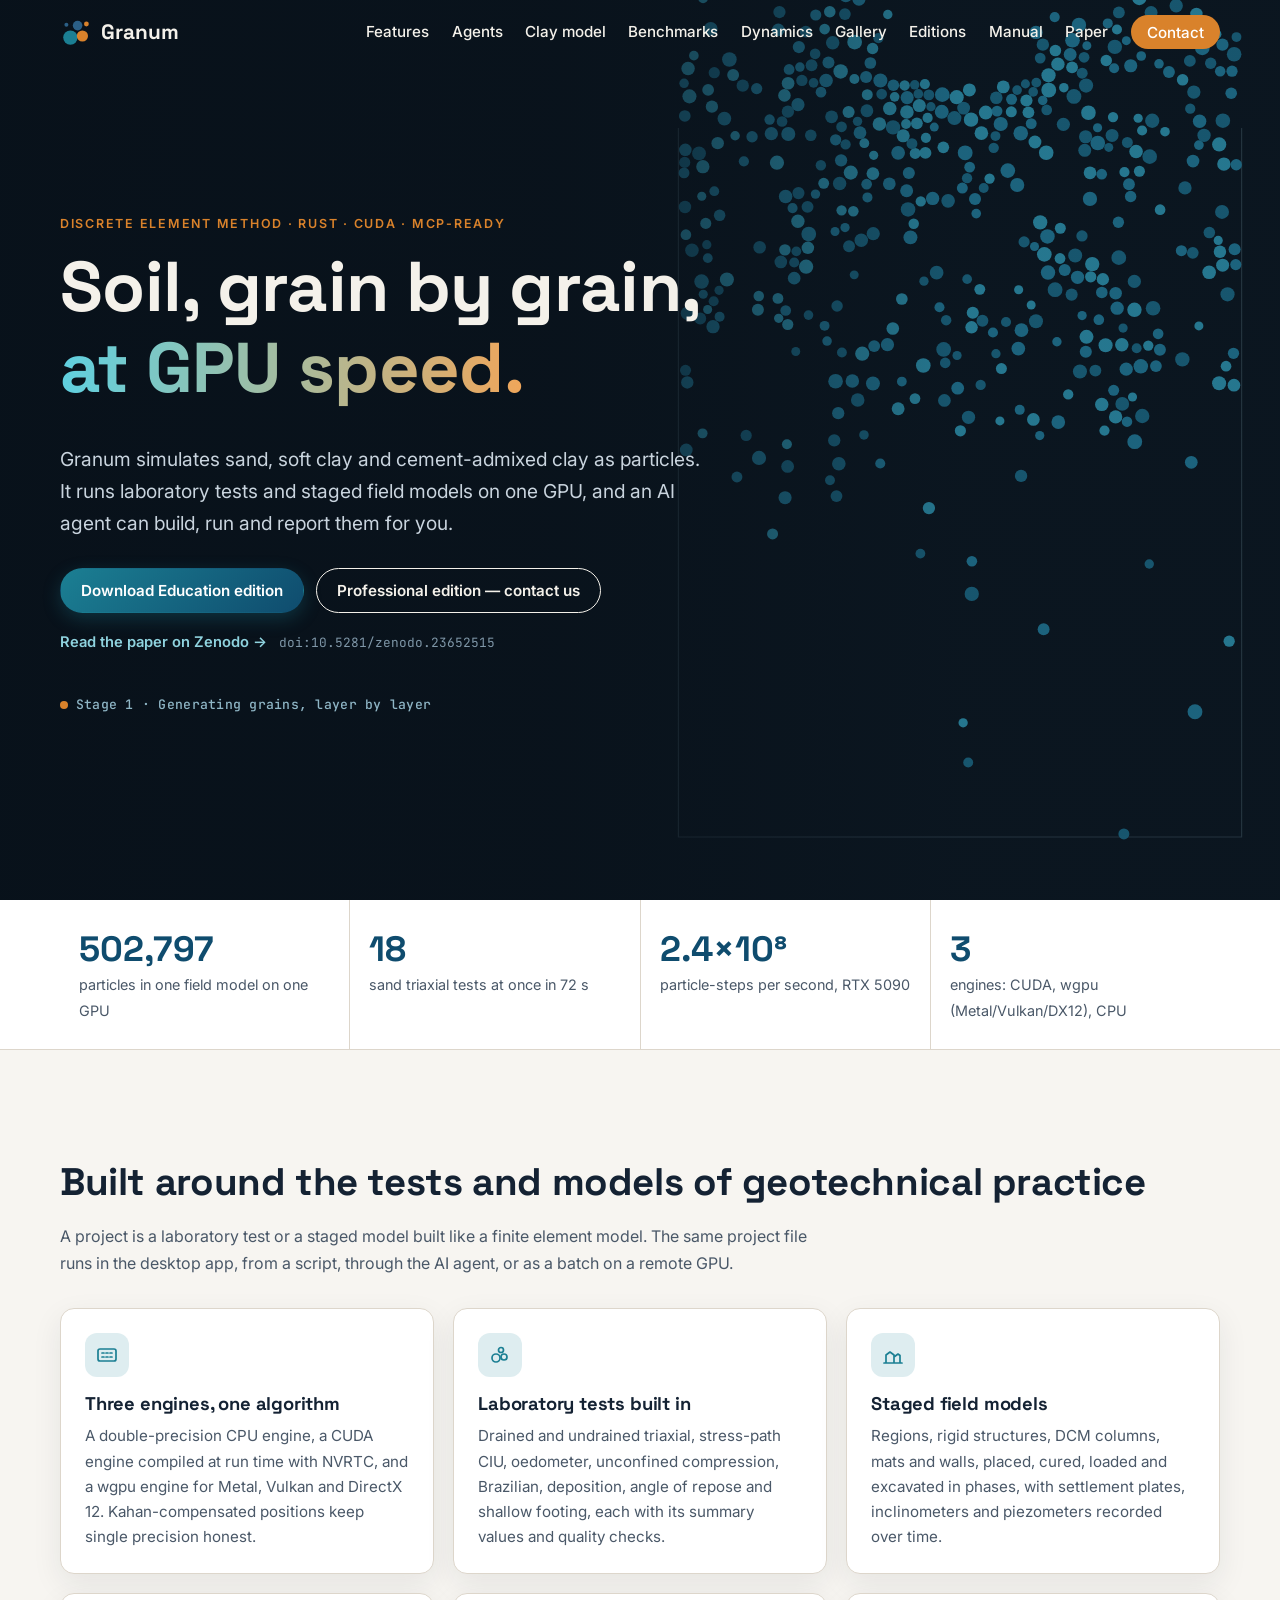
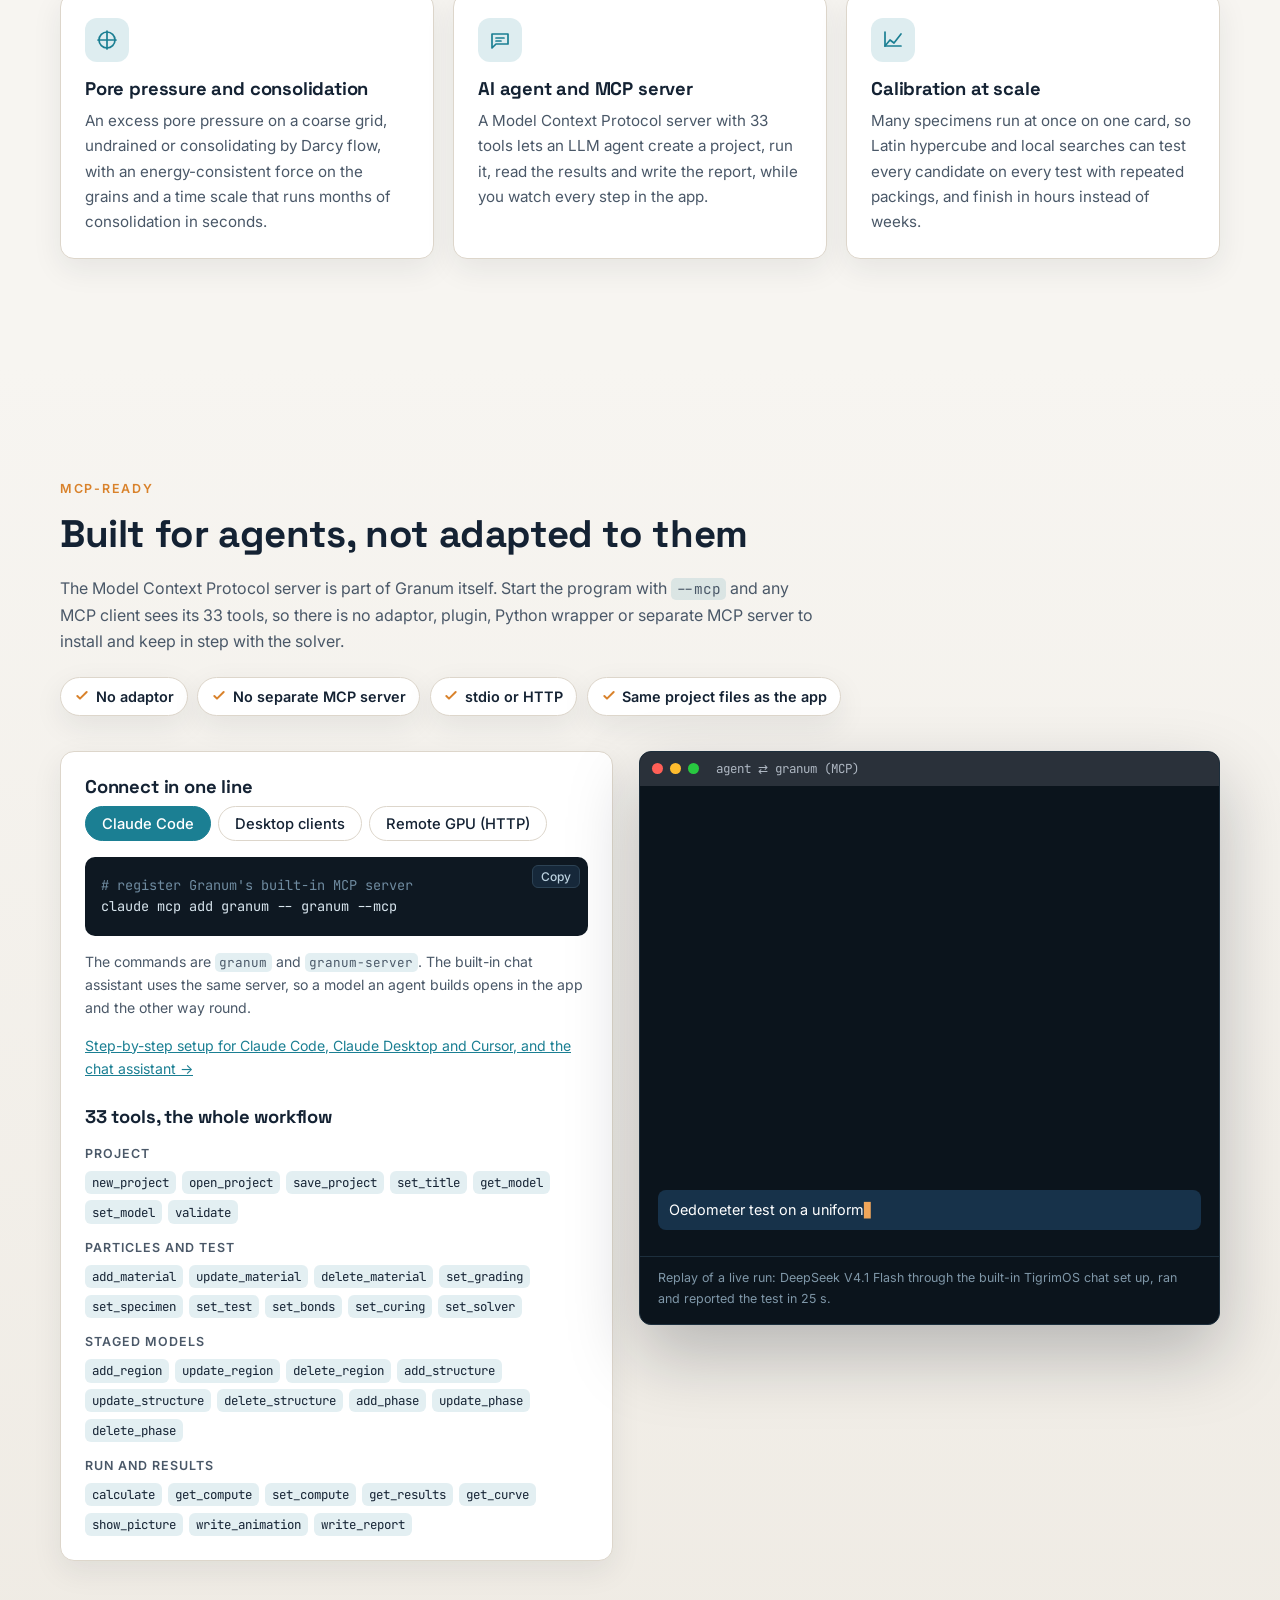
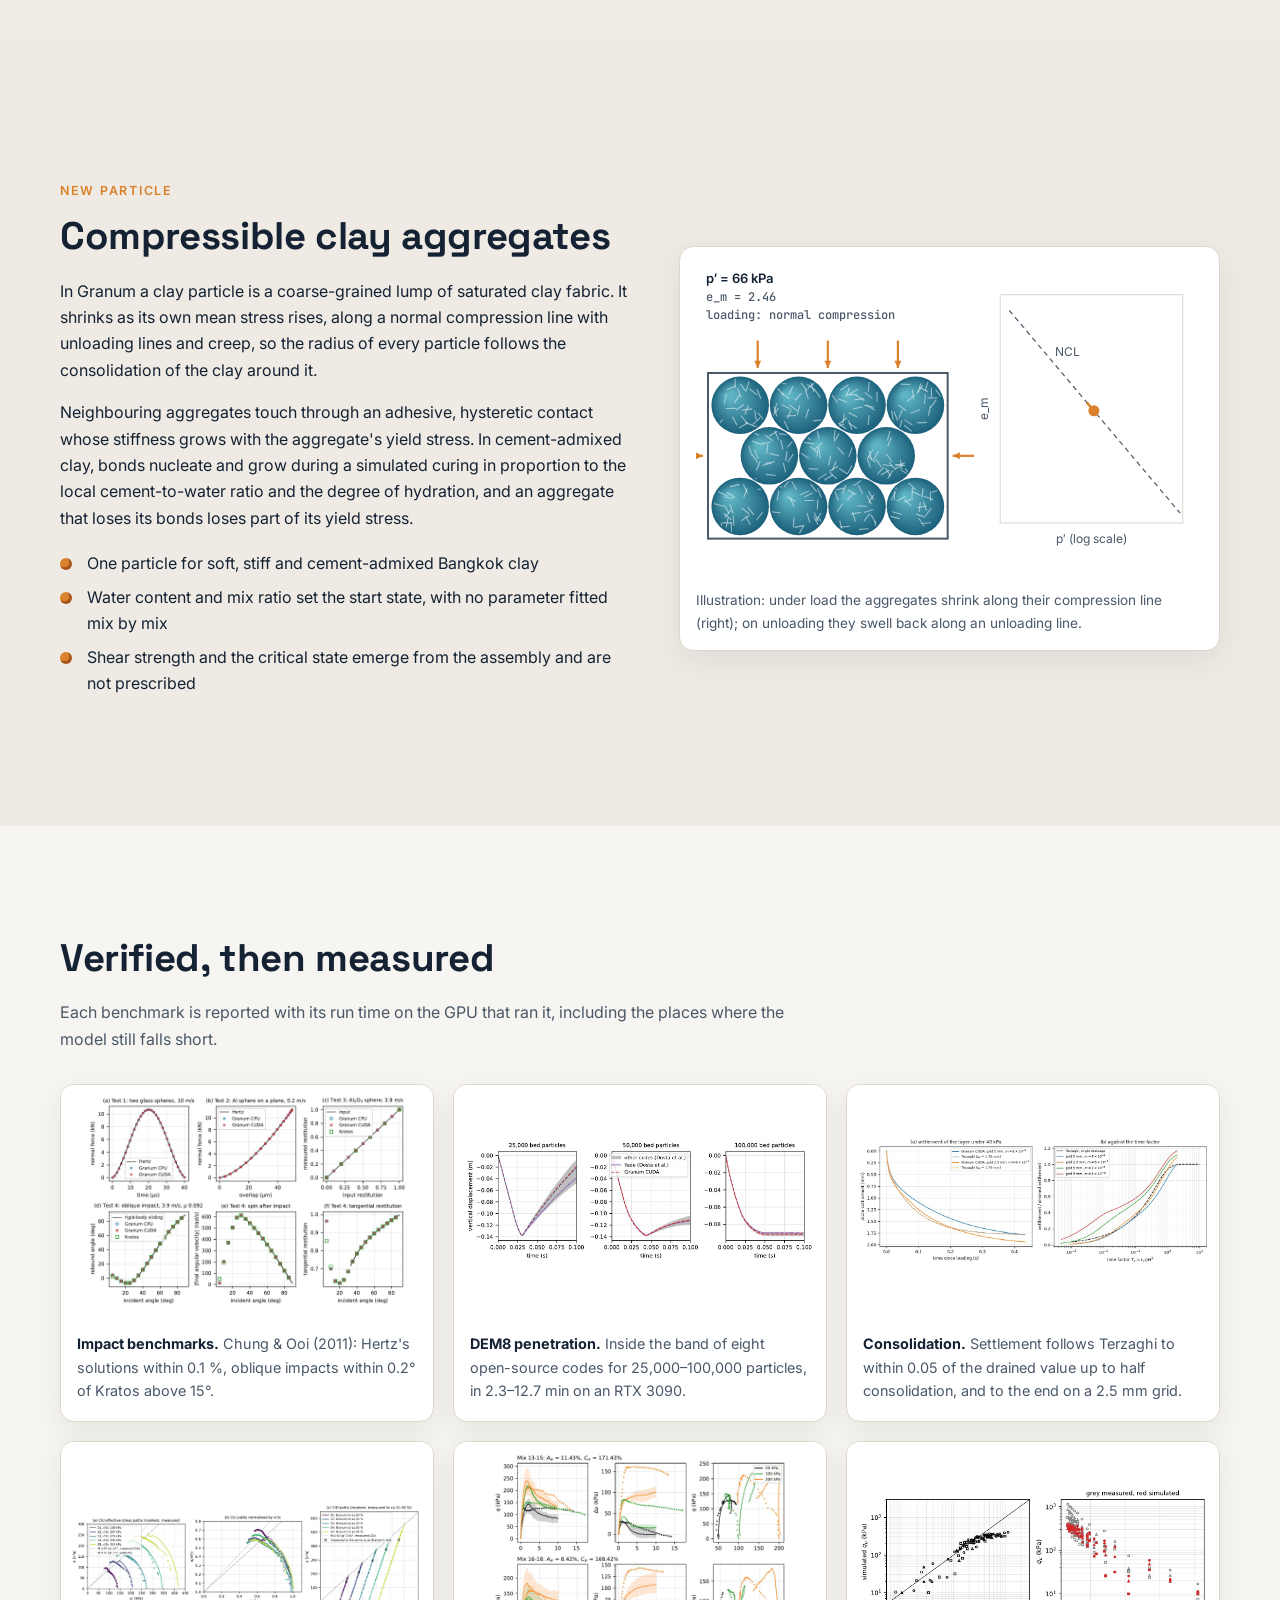
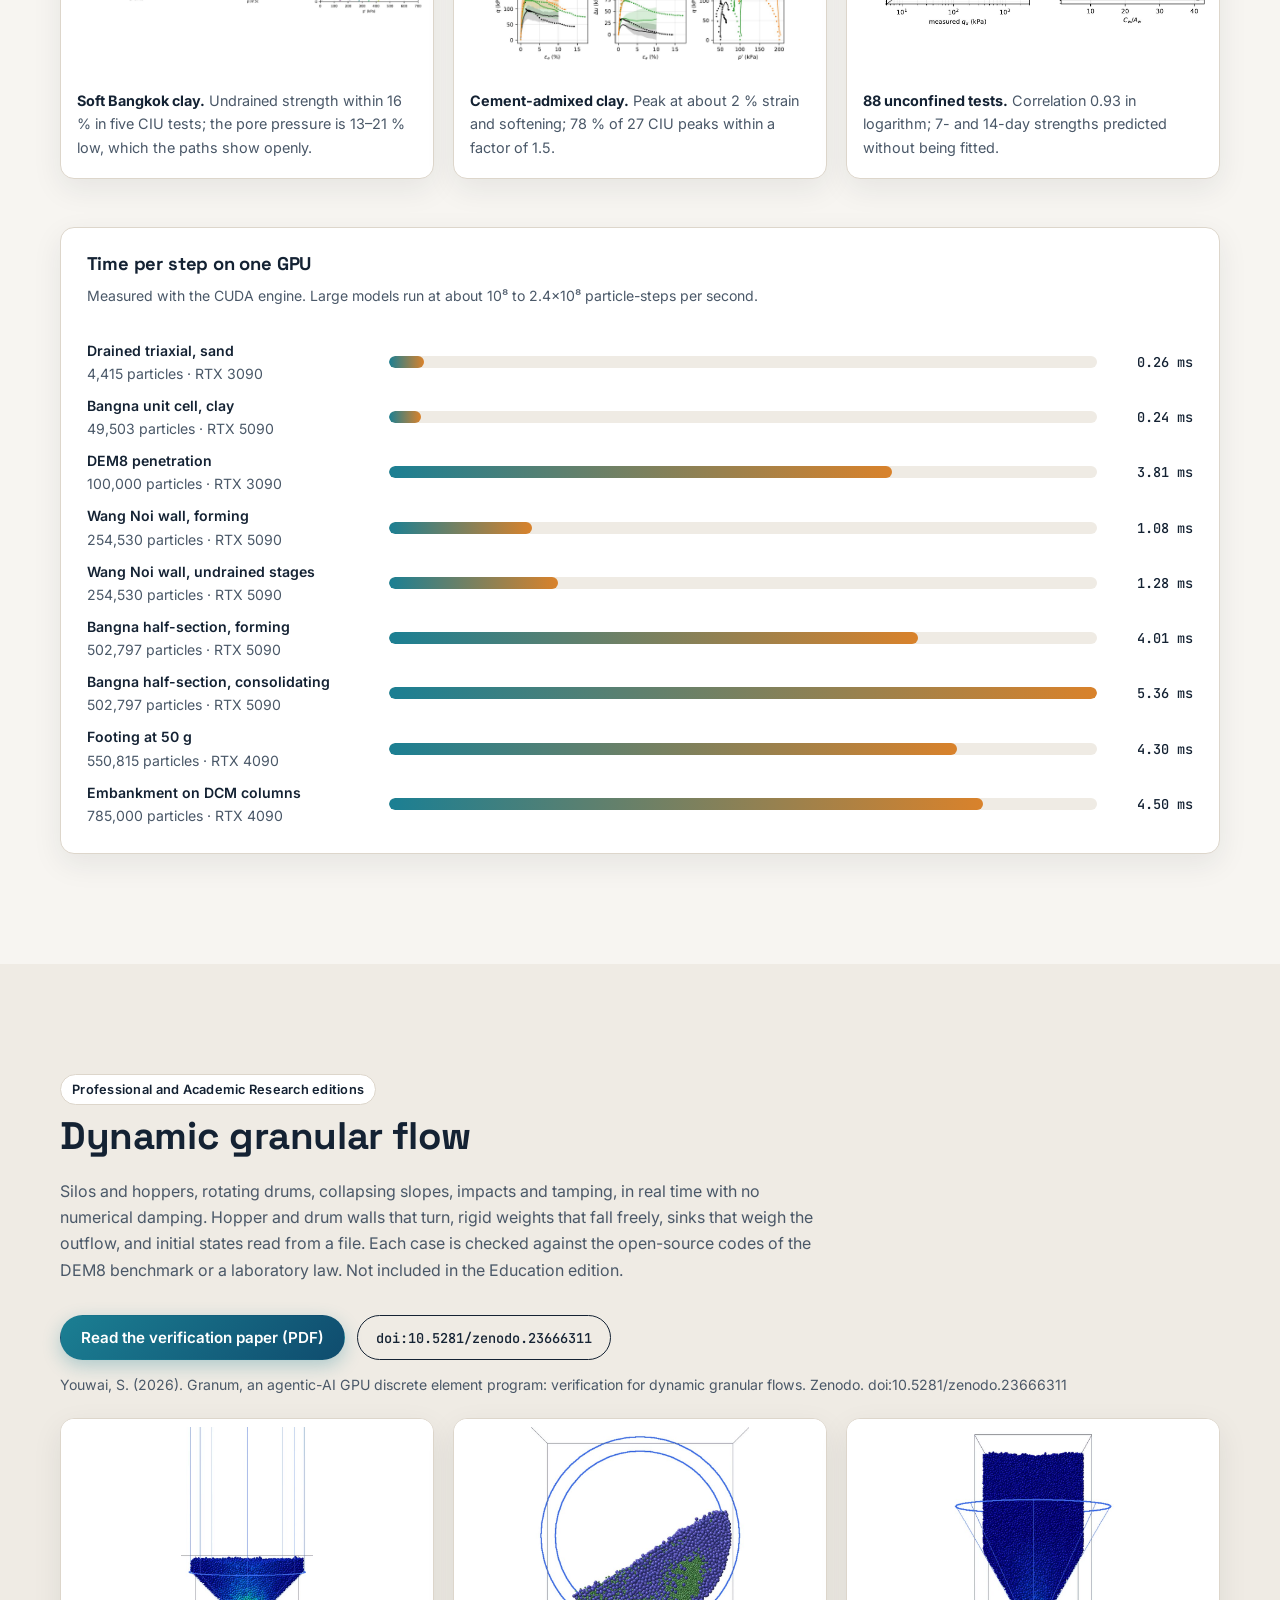
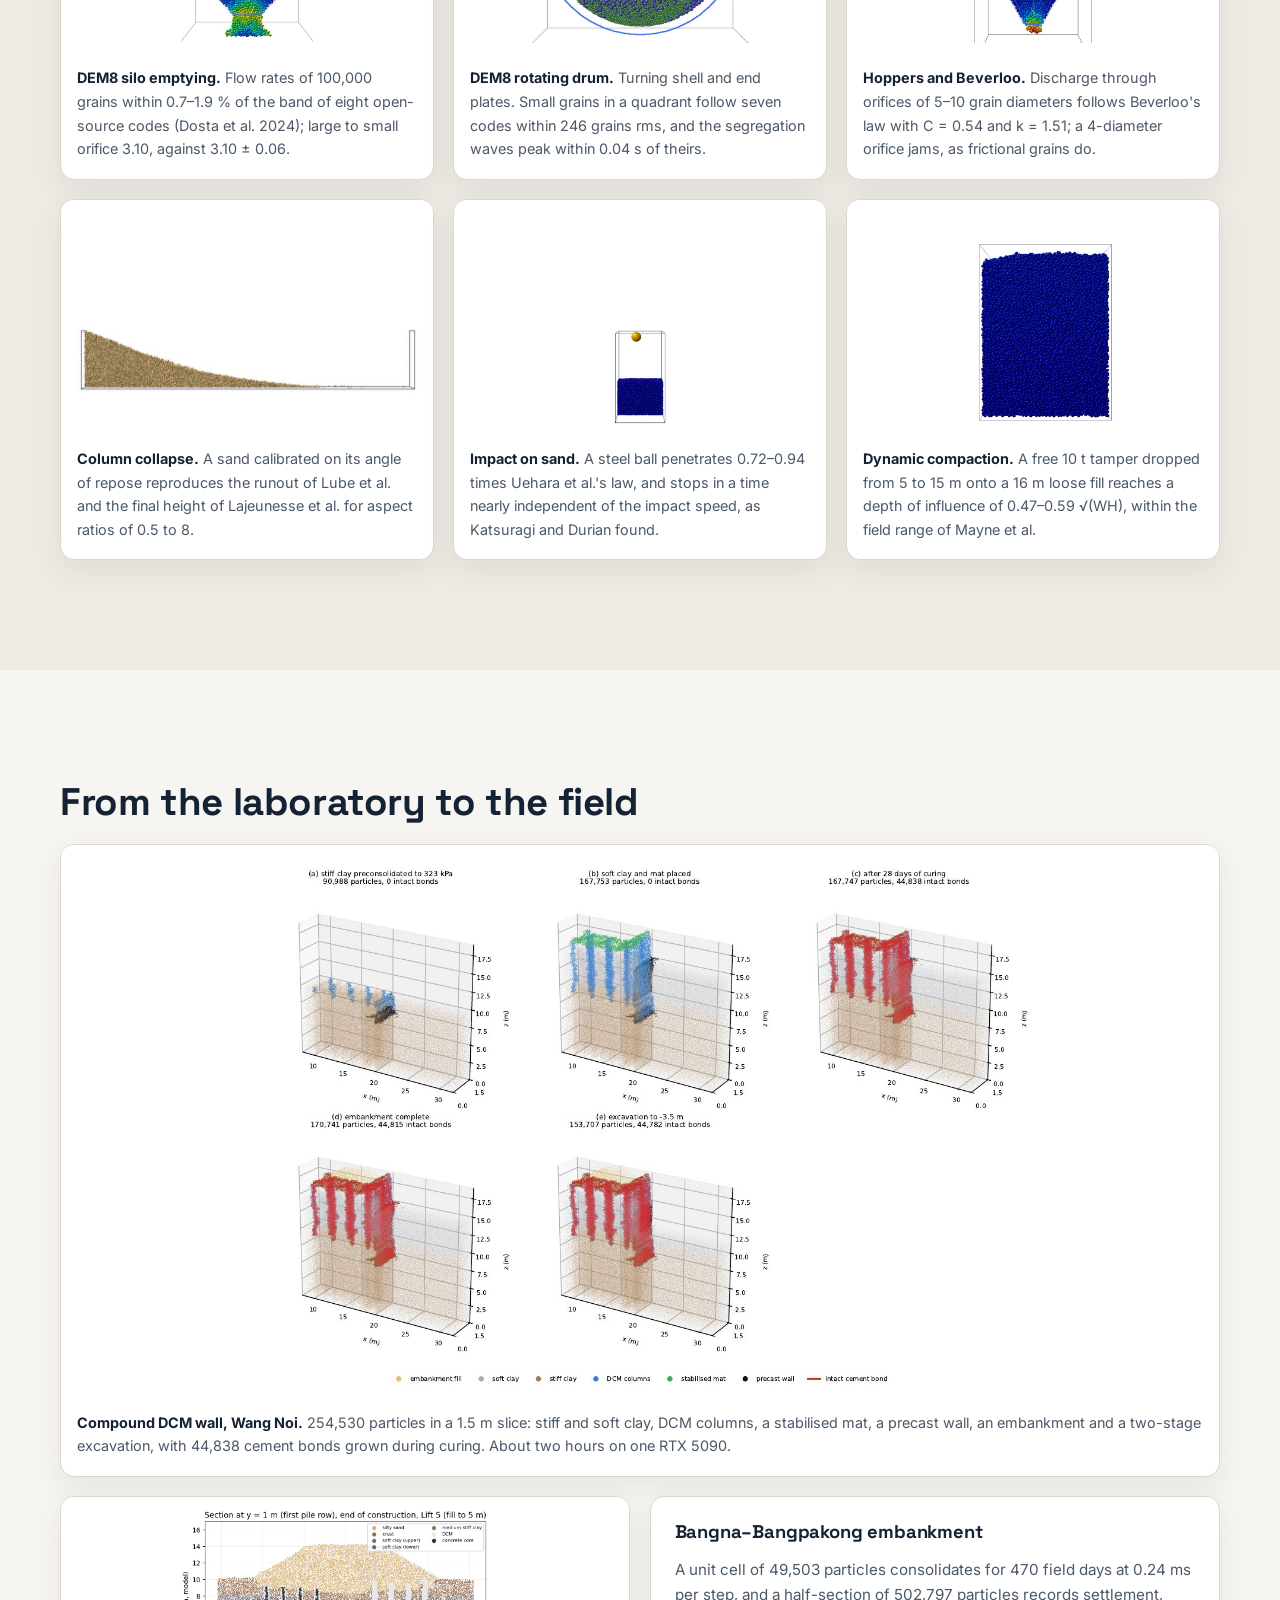
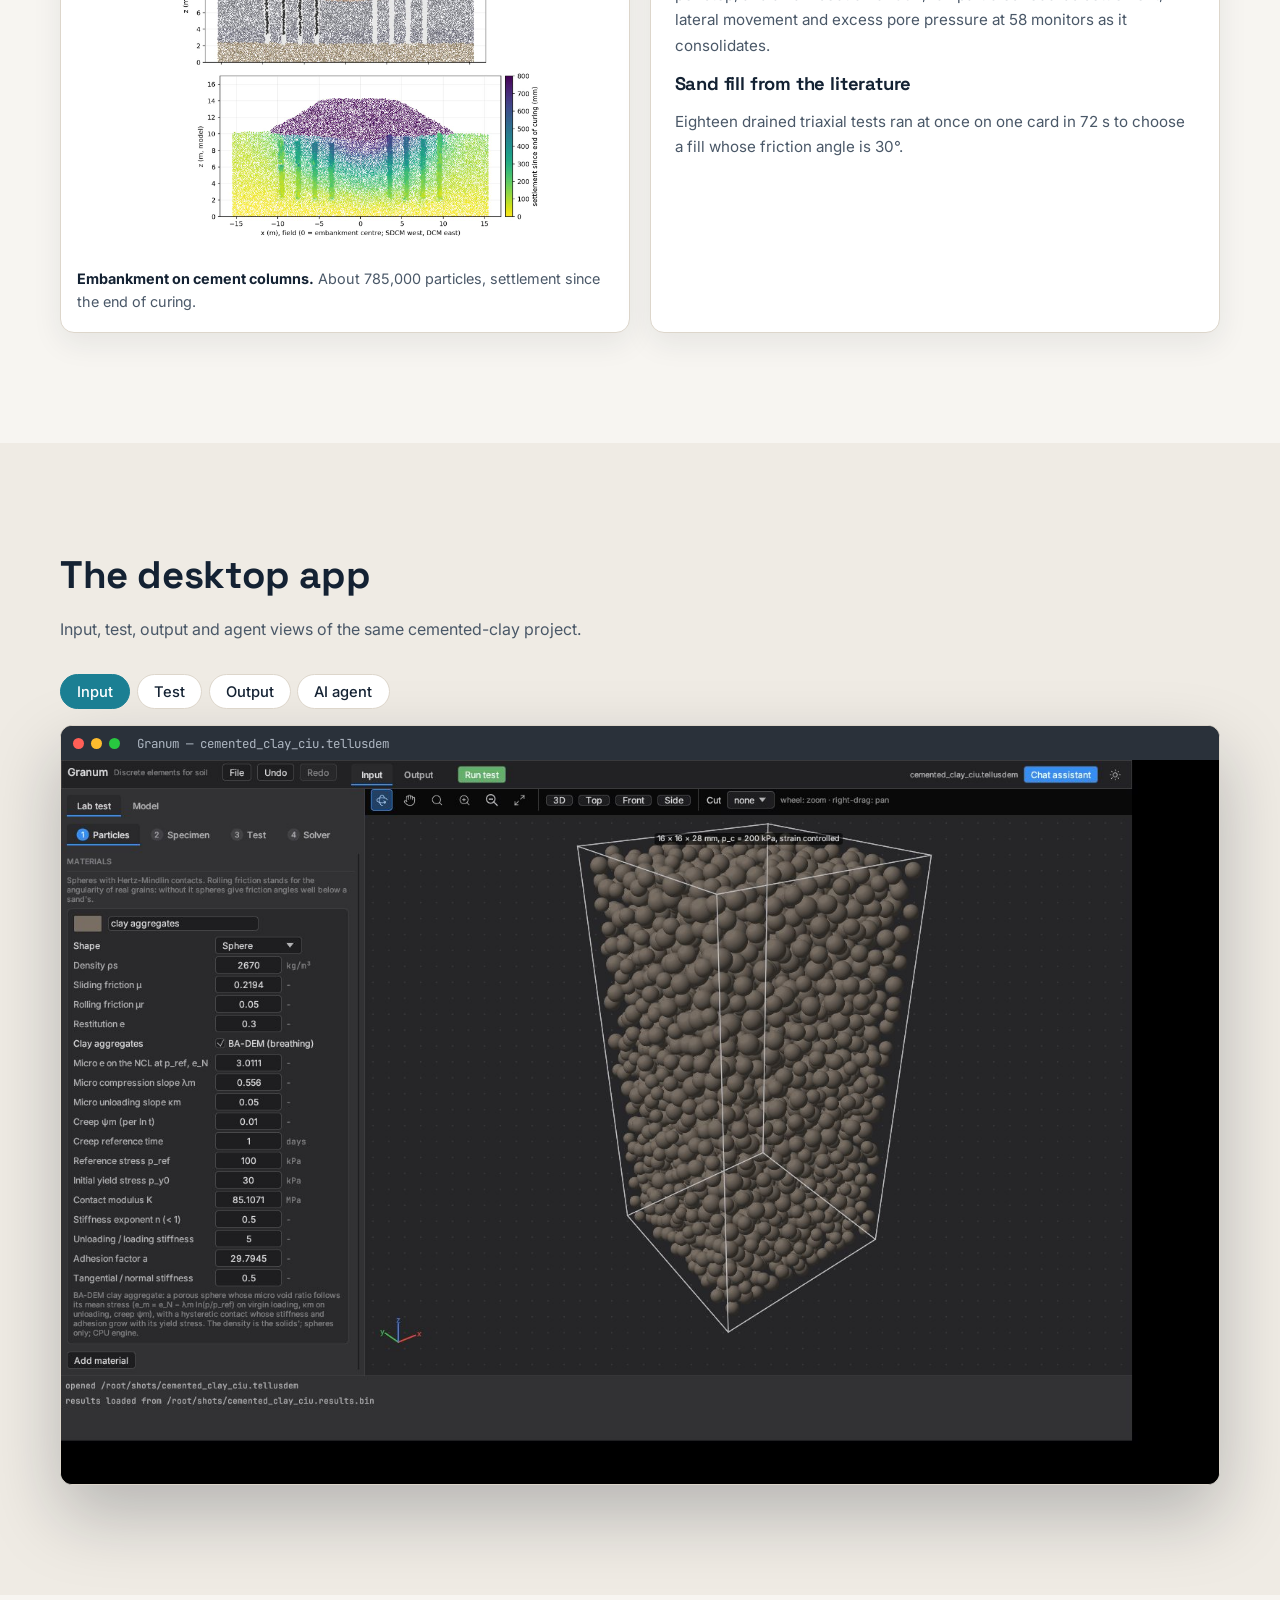
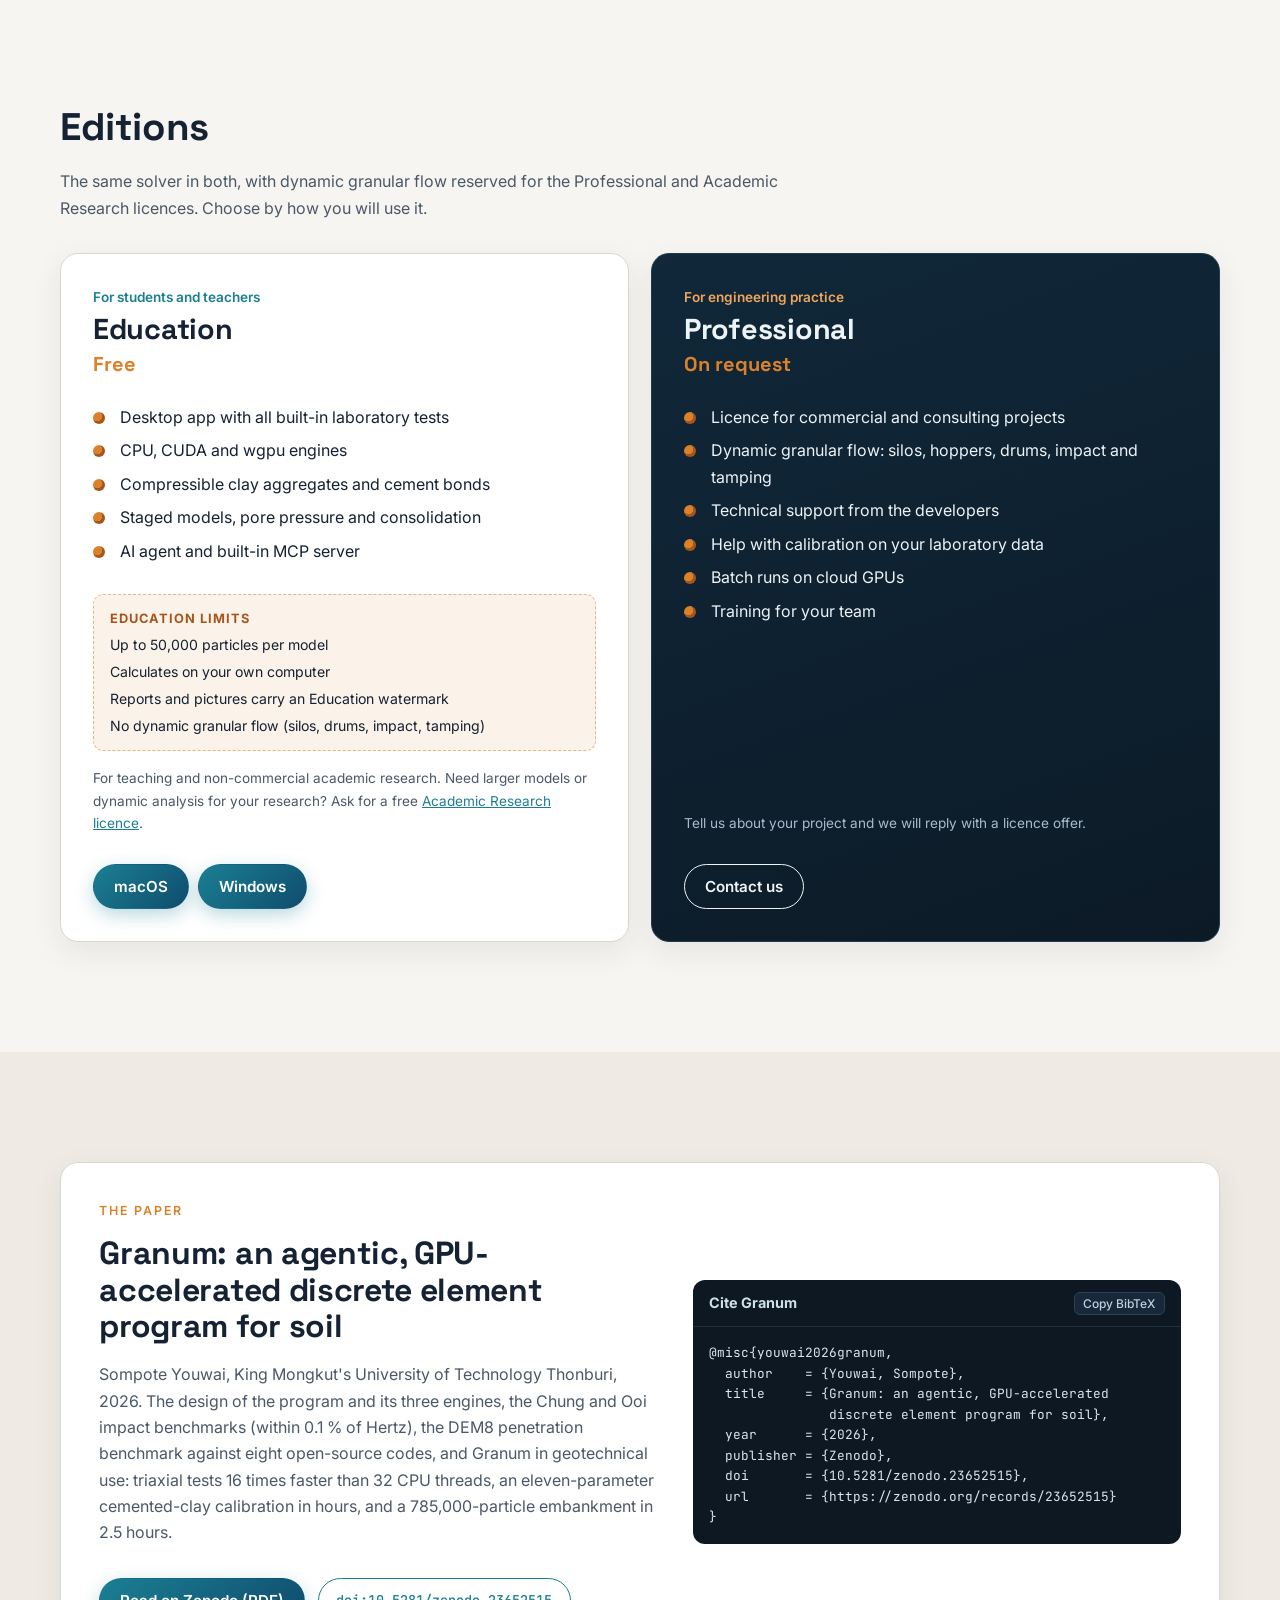
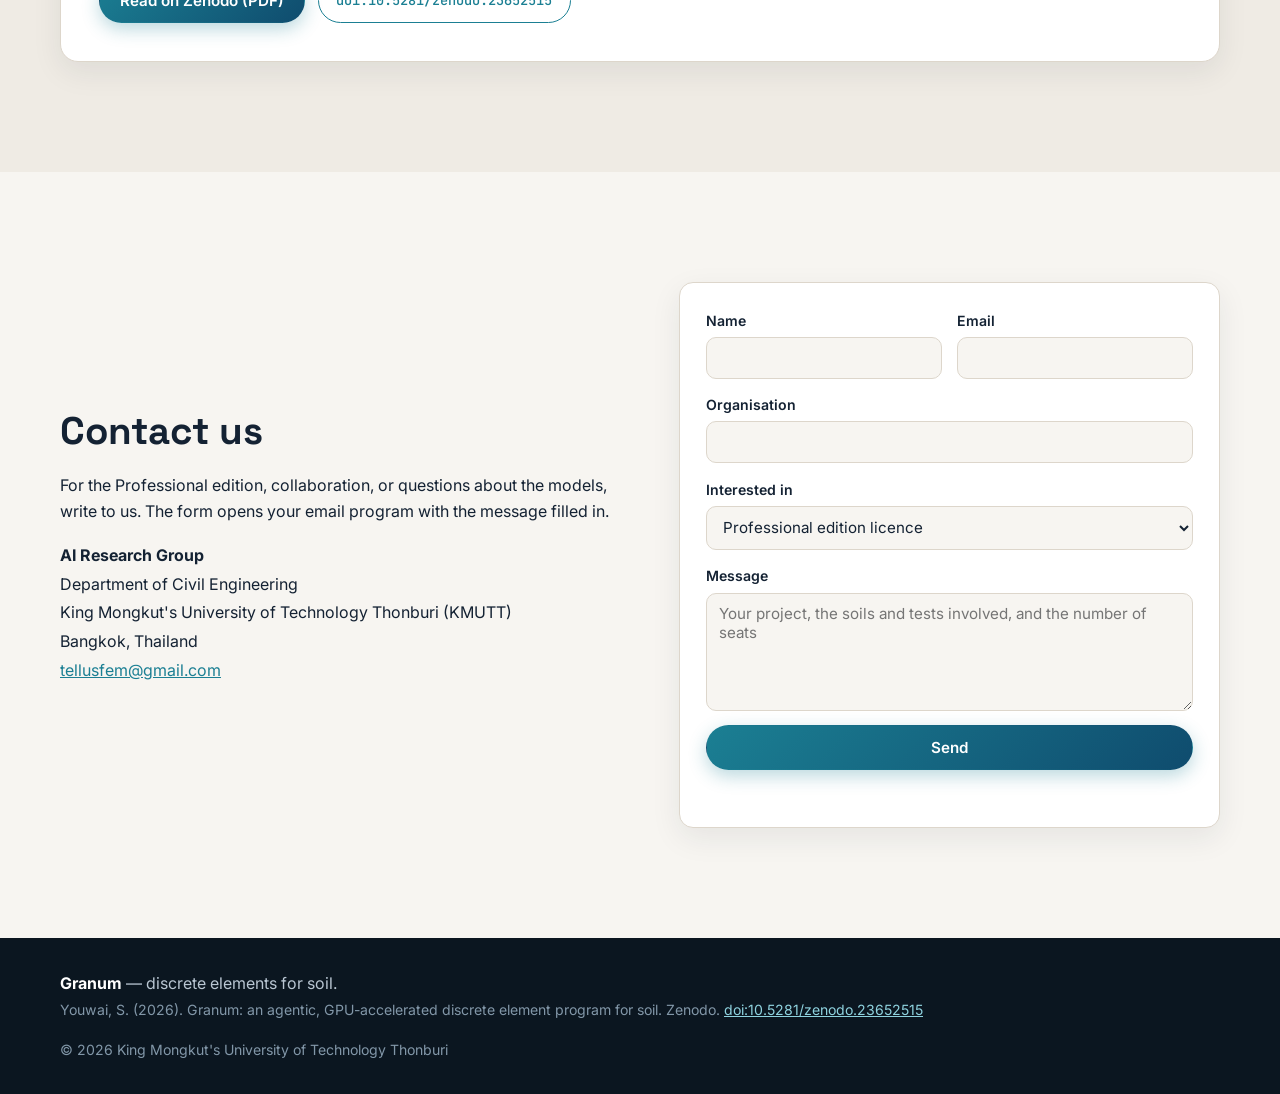
<file: index.html>
<!doctype html>
<html lang="en">
<head>
<meta charset="utf-8">
<meta name="viewport" content="width=device-width, initial-scale=1">
<title>Granum — GPU discrete elements for soil</title>
<meta name="description" content="Granum is a discrete element program for soil: CPU, CUDA and wgpu engines, compressible clay aggregates for natural and cemented clay, pore pressure and consolidation, staged field models and an AI agent.">
<link rel="icon" href="img/favicon.svg" type="image/svg+xml">
<link rel="preconnect" href="https://fonts.googleapis.com">
<link rel="preconnect" href="https://fonts.gstatic.com" crossorigin>
<link href="https://fonts.googleapis.com/css2?family=Inter:wght@400;500;600;700&family=Space+Grotesk:wght@500;600;700&family=JetBrains+Mono:wght@400;500&display=swap" rel="stylesheet">
<link rel="stylesheet" href="style.css">
</head>
<body>

<header class="nav" id="top">
  <div class="wrap nav-in">
    <a class="brand" href="#top" aria-label="Granum home">
      <svg class="mark" viewBox="0 0 40 40" aria-hidden="true">
        <circle cx="13" cy="27" r="9" class="m1"/><circle cx="28" cy="25" r="7" class="m2"/>
        <circle cx="22" cy="12" r="6" class="m3"/><circle cx="33" cy="10" r="3" class="m2"/>
        <circle cx="8" cy="11" r="2.5" class="m3"/>
      </svg>
      <span>Granum</span>
    </a>
    <nav class="links" aria-label="Main">
      <a href="#features">Features</a>
      <a href="#agents">Agents</a>
      <a href="#clay">Clay model</a>
      <a href="#bench">Benchmarks</a>
      <a href="#dynamic">Dynamics</a>
      <a href="#gallery">Gallery</a>
      <a href="#editions">Editions</a>
      <a href="manual.html">Manual</a>
      <a href="#paper">Paper</a>
      <a href="#contact" class="btn btn-sm">Contact</a>
    </nav>
    <button class="menu" aria-label="Open menu" aria-expanded="false"><span></span><span></span><span></span></button>
  </div>
</header>

<main>
<!-- HERO -->
<section class="hero">
  <canvas id="dem" aria-label="A live 2D discrete element simulation: grains settle in layers, then a footing is pushed into them and the force chains light up"></canvas>
  <div class="hero-shade"></div>
  <div class="wrap hero-in">
    <p class="eyebrow">Discrete element method · Rust · CUDA · MCP-ready</p>
    <h1>Soil, grain by grain,<br><span class="grad">at GPU speed.</span></h1>
    <p class="lead">Granum simulates sand, soft clay and cement-admixed clay as particles. It runs laboratory tests and staged field models on one GPU, and an AI agent can build, run and report them for you.</p>
    <div class="cta">
      <a class="btn btn-primary" href="#editions">Download Education edition</a>
      <a class="btn btn-ghost" href="#contact">Professional edition — contact us</a>
    </div>
    <p class="paper-link"><a href="https://zenodo.org/records/23652515" target="_blank" rel="noopener">Read the paper on Zenodo →</a> <span>doi:10.5281/zenodo.23652515</span></p>
    <p class="stage-tag" id="stageTag" aria-live="off">Stage 1 · Generating grains</p>
  </div>
</section>

<!-- STATS -->
<section class="stats">
  <div class="wrap stats-in">
    <div class="stat reveal"><b data-count="502797">0</b><span>particles in one field model on one GPU</span></div>
    <div class="stat reveal"><b data-count="18">0</b><span>sand triaxial tests at once in 72 s</span></div>
    <div class="stat reveal"><b data-count="2.4" data-dec="1" data-suffix="×10⁸">0</b><span>particle-steps per second, RTX 5090</span></div>
    <div class="stat reveal"><b data-count="3">0</b><span>engines: CUDA, wgpu (Metal/Vulkan/DX12), CPU</span></div>
  </div>
</section>

<!-- FEATURES -->
<section id="features" class="sec">
  <div class="wrap">
    <h2 class="reveal">Built around the tests and models of geotechnical practice</h2>
    <p class="sub reveal">A project is a laboratory test or a staged model built like a finite element model. The same project file runs in the desktop app, from a script, through the AI agent, or as a batch on a remote GPU.</p>
    <div class="grid3">
      <article class="card reveal">
        <div class="ic"><svg viewBox="0 0 24 24"><rect x="3" y="6" width="18" height="12" rx="2"/><path d="M7 10h2M7 14h2M11 10h2M11 14h2M15 10h2M15 14h2"/></svg></div>
        <h3>Three engines, one algorithm</h3>
        <p>A double-precision CPU engine, a CUDA engine compiled at run time with NVRTC, and a wgpu engine for Metal, Vulkan and DirectX 12. Kahan-compensated positions keep single precision honest.</p>
      </article>
      <article class="card reveal">
        <div class="ic"><svg viewBox="0 0 24 24"><circle cx="8" cy="15" r="4"/><circle cx="16" cy="14" r="3"/><circle cx="13" cy="7" r="2.5"/></svg></div>
        <h3>Laboratory tests built in</h3>
        <p>Drained and undrained triaxial, stress-path CIU, oedometer, unconfined compression, Brazilian, deposition, angle of repose and shallow footing, each with its summary values and quality checks.</p>
      </article>
      <article class="card reveal">
        <div class="ic"><svg viewBox="0 0 24 24"><path d="M3 20h18M5 20V12l4-3 4 3v8M13 20v-6l4-3 2 1.5V20"/></svg></div>
        <h3>Staged field models</h3>
        <p>Regions, rigid structures, DCM columns, mats and walls, placed, cured, loaded and excavated in phases, with settlement plates, inclinometers and piezometers recorded over time.</p>
      </article>
      <article class="card reveal">
        <div class="ic"><svg viewBox="0 0 24 24"><path d="M12 3v18M3 12h18"/><circle cx="12" cy="12" r="8"/></svg></div>
        <h3>Pore pressure and consolidation</h3>
        <p>An excess pore pressure on a coarse grid, undrained or consolidating by Darcy flow, with an energy-consistent force on the grains and a time scale that runs months of consolidation in seconds.</p>
      </article>
      <article class="card reveal">
        <div class="ic"><svg viewBox="0 0 24 24"><path d="M4 6h16v10H8l-4 4z"/><path d="M8 10h8M8 13h5"/></svg></div>
        <h3>AI agent and MCP server</h3>
        <p>A Model Context Protocol server with 33 tools lets an LLM agent create a project, run it, read the results and write the report, while you watch every step in the app.</p>
      </article>
      <article class="card reveal">
        <div class="ic"><svg viewBox="0 0 24 24"><path d="M4 18l5-6 4 3 7-9"/><path d="M4 4v14h16"/></svg></div>
        <h3>Calibration at scale</h3>
        <p>Many specimens run at once on one card, so Latin hypercube and local searches can test every candidate on every test with repeated packings, and finish in hours instead of weeks.</p>
      </article>
    </div>
  </div>
</section>

<!-- AGENTS -->
<section id="agents" class="sec agents">
  <div class="wrap">
    <div class="ag-head reveal">
      <p class="eyebrow">MCP-ready</p>
      <h2>Built for agents, not adapted to them</h2>
      <p class="sub">The Model Context Protocol server is part of Granum itself. Start the program with <code>--mcp</code> and any MCP client sees its 33 tools, so there is no adaptor, plugin, Python wrapper or separate MCP server to install and keep in step with the solver.</p>
      <div class="badges">
        <span><svg viewBox="0 0 24 24"><path d="M5 12l4 4 10-10"/></svg>No adaptor</span>
        <span><svg viewBox="0 0 24 24"><path d="M5 12l4 4 10-10"/></svg>No separate MCP server</span>
        <span><svg viewBox="0 0 24 24"><path d="M5 12l4 4 10-10"/></svg>stdio or HTTP</span>
        <span><svg viewBox="0 0 24 24"><path d="M5 12l4 4 10-10"/></svg>Same project files as the app</span>
      </div>
    </div>

    <div class="ag-grid">
      <div class="ag-connect reveal">
        <h3>Connect in one line</h3>
        <div class="tabs small-tabs" role="tablist" id="mcpTabs">
          <button role="tab" aria-selected="true" data-snip="cc">Claude Code</button>
          <button role="tab" aria-selected="false" data-snip="json">Desktop clients</button>
          <button role="tab" aria-selected="false" data-snip="http">Remote GPU (HTTP)</button>
        </div>
        <div class="code">
          <button class="copy" aria-label="Copy">Copy</button>
<pre id="snip-cc"><code><span class="c"># register Granum's built-in MCP server</span>
claude mcp add granum -- granum --mcp</code></pre>
<pre id="snip-json" hidden><code><span class="c">// Claude Desktop, Cursor and other MCP clients</span>
{
  "mcpServers": {
    "granum": { "command": "granum", "args": ["--mcp"] }
  }
}</code></pre>
<pre id="snip-http" hidden><code><span class="c"># on the GPU machine: the same tools over HTTP, with a token</span>
granum-server --http 0.0.0.0:8787 --token $TOKEN
<span class="c"># the app and agents then calculate on that GPU</span></code></pre>
        </div>
        <p class="small">The commands are <code>granum</code> and <code>granum-server</code>. The built-in chat assistant uses the same server, so a model an agent builds opens in the app and the other way round.</p>

        <p class="small"><a href="manual.html#mcp">Step-by-step setup for Claude Code, Claude Desktop and Cursor, and the chat assistant →</a></p>
        <h3 class="mt">33 tools, the whole workflow</h3>
        <div class="tools" id="tools"></div>
      </div>

      <div class="term reveal" aria-label="Replay of an agent building, running and reporting an oedometer test through Granum's MCP tools">
        <div class="wbar"><i></i><i></i><i></i><span>agent ⇄ granum (MCP)</span></div>
        <div class="term-body" id="term"></div>
        <p class="term-note">Replay of a live run: DeepSeek V4.1 Flash through the built-in TigrimOS chat set up, ran and reported the test in 25 s.</p>
      </div>
    </div>
  </div>
</section>

<!-- CLAY MODEL -->
<section id="clay" class="sec alt">
  <div class="wrap split">
    <div class="reveal">
      <p class="eyebrow">New particle</p>
      <h2>Compressible clay aggregates</h2>
      <p>In Granum a clay particle is a coarse-grained lump of saturated clay fabric. It shrinks as its own mean stress rises, along a normal compression line with unloading lines and creep, so the radius of every particle follows the consolidation of the clay around it.</p>
      <p>Neighbouring aggregates touch through an adhesive, hysteretic contact whose stiffness grows with the aggregate's yield stress. In cement-admixed clay, bonds nucleate and grow during a simulated curing in proportion to the local cement-to-water ratio and the degree of hydration, and an aggregate that loses its bonds loses part of its yield stress.</p>
      <ul class="ticks">
        <li>One particle for soft, stiff and cement-admixed Bangkok clay</li>
        <li>Water content and mix ratio set the start state, with no parameter fitted mix by mix</li>
        <li>Shear strength and the critical state emerge from the assembly and are not prescribed</li>
      </ul>
    </div>
    <figure class="cca reveal">
      <canvas id="cca" aria-label="Animation of compressible clay aggregates shrinking under load while their state moves down the compression line"></canvas>
      <figcaption>Illustration: under load the aggregates shrink along their compression line (right); on unloading they swell back along an unloading line.</figcaption>
    </figure>
  </div>
</section>

<!-- BENCHMARKS -->
<section id="bench" class="sec">
  <div class="wrap">
    <h2 class="reveal">Verified, then measured</h2>
    <p class="sub reveal">Each benchmark is reported with its run time on the GPU that ran it, including the places where the model still falls short.</p>

    <div class="bench-grid">
      <figure class="fig reveal" data-full="img/fig_chung_ooi.jpg">
        <img src="img/fig_chung_ooi.jpg" alt="Chung and Ooi impact benchmarks: Granum against Hertz theory and Kratos" loading="lazy">
        <figcaption><b>Impact benchmarks.</b> Chung &amp; Ooi (2011): Hertz's solutions within 0.1 %, oblique impacts within 0.2° of Kratos above 15°.</figcaption>
      </figure>
      <figure class="fig reveal" data-full="img/fig_penetration.jpg">
        <img src="img/fig_penetration.jpg" alt="DEM8 penetration benchmark against eight codes" loading="lazy">
        <figcaption><b>DEM8 penetration.</b> Inside the band of eight open-source codes for 25,000–100,000 particles, in 2.3–12.7 min on an RTX 3090.</figcaption>
      </figure>
      <figure class="fig reveal" data-full="img/fig_consol.jpg">
        <img src="img/fig_consol.jpg" alt="Consolidation of a granular layer against Terzaghi's solution" loading="lazy">
        <figcaption><b>Consolidation.</b> Settlement follows Terzaghi to within 0.05 of the drained value up to half consolidation, and to the end on a 2.5 mm grid.</figcaption>
      </figure>
      <figure class="fig reveal" data-full="img/fig_soft_stress_paths.jpg">
        <img src="img/fig_soft_stress_paths.jpg" alt="Effective stress paths of soft Bangkok clay, measured and simulated" loading="lazy">
        <figcaption><b>Soft Bangkok clay.</b> Undrained strength within 16 % in five CIU tests; the pore pressure is 13–21 % low, which the paths show openly.</figcaption>
      </figure>
      <figure class="fig reveal" data-full="img/fig_cem_curves.jpg">
        <img src="img/fig_cem_curves.jpg" alt="Cement-admixed Bangkok clay: stress-strain, pore pressure and stress paths" loading="lazy">
        <figcaption><b>Cement-admixed clay.</b> Peak at about 2 % strain and softening; 78 % of 27 CIU peaks within a factor of 1.5.</figcaption>
      </figure>
      <figure class="fig reveal" data-full="img/fig_ucs_joint.jpg">
        <img src="img/fig_ucs_joint.jpg" alt="Unconfined strength of 88 cement-admixed clay tests" loading="lazy">
        <figcaption><b>88 unconfined tests.</b> Correlation 0.93 in logarithm; 7- and 14-day strengths predicted without being fitted.</figcaption>
      </figure>
    </div>

    <div class="perf reveal">
      <h3>Time per step on one GPU</h3>
      <p class="sub small">Measured with the CUDA engine. Large models run at about 10⁸ to 2.4×10⁸ particle-steps per second.</p>
      <div id="bars" class="bars" role="list"></div>
    </div>
  </div>
</section>

<!-- DYNAMICS -->
<section id="dynamic" class="sec alt">
  <div class="wrap">
    <p class="badge-ed reveal">Professional and Academic Research editions</p>
    <h2 class="reveal">Dynamic granular flow</h2>
    <p class="sub reveal">Silos and hoppers, rotating drums, collapsing slopes, impacts and tamping, in real time with no numerical damping. Hopper and drum walls that turn, rigid weights that fall freely, sinks that weigh the outflow, and initial states read from a file. Each case is checked against the open-source codes of the DEM8 benchmark or a laboratory law. Not included in the Education edition.</p>
    <div class="cta reveal" style="margin:0 0 1.4rem">
      <a class="btn btn-primary" href="https://zenodo.org/records/23666311" target="_blank" rel="noopener">Read the verification paper (PDF)</a>
      <a class="btn btn-ghost doi" href="https://doi.org/10.5281/zenodo.23666311" target="_blank" rel="noopener">doi:10.5281/zenodo.23666311</a>
    </div>
    <p class="small reveal" style="margin:-.6rem 0 1.4rem">Youwai, S. (2026). Granum, an agentic-AI GPU discrete element program: verification for dynamic granular flows. Zenodo. doi:10.5281/zenodo.23666311</p>
    <div class="bench-grid">
      <figure class="fig vid reveal">
        <video src="video/silo.mp4" poster="video/silo.jpg" autoplay muted loop playsinline preload="metadata" aria-label="DEM8 silo emptying"></video>
        <figcaption><b>DEM8 silo emptying.</b> Flow rates of 100,000 grains within 0.7–1.9 % of the band of eight open-source codes (Dosta et al. 2024); large to small orifice 3.10, against 3.10 ± 0.06.</figcaption>
      </figure>
      <figure class="fig vid reveal">
        <video src="video/drum.mp4" poster="video/drum.jpg" autoplay muted loop playsinline preload="metadata" aria-label="DEM8 rotating drum"></video>
        <figcaption><b>DEM8 rotating drum.</b> Turning shell and end plates. Small grains in a quadrant follow seven codes within 246 grains rms, and the segregation waves peak within 0.04 s of theirs.</figcaption>
      </figure>
      <figure class="fig vid reveal">
        <video src="video/hopper.mp4" poster="video/hopper.jpg" autoplay muted loop playsinline preload="metadata" aria-label="Hoppers and Beverloo"></video>
        <figcaption><b>Hoppers and Beverloo.</b> Discharge through orifices of 5–10 grain diameters follows Beverloo's law with C = 0.54 and k = 1.51; a 4-diameter orifice jams, as frictional grains do.</figcaption>
      </figure>
      <figure class="fig vid reveal">
        <video src="video/collapse.mp4" poster="video/collapse.jpg" autoplay muted loop playsinline preload="metadata" aria-label="Column collapse"></video>
        <figcaption><b>Column collapse.</b> A sand calibrated on its angle of repose reproduces the runout of Lube et al. and the final height of Lajeunesse et al. for aspect ratios of 0.5 to 8.</figcaption>
      </figure>
      <figure class="fig vid reveal">
        <video src="video/impact.mp4" poster="video/impact.jpg" autoplay muted loop playsinline preload="metadata" aria-label="Impact on sand"></video>
        <figcaption><b>Impact on sand.</b> A steel ball penetrates 0.72–0.94 times Uehara et al.'s law, and stops in a time nearly independent of the impact speed, as Katsuragi and Durian found.</figcaption>
      </figure>
      <figure class="fig vid reveal">
        <video src="video/tamper.mp4" poster="video/tamper.jpg" autoplay muted loop playsinline preload="metadata" aria-label="Dynamic compaction"></video>
        <figcaption><b>Dynamic compaction.</b> A free 10 t tamper dropped from 5 to 15 m onto a 16 m loose fill reaches a depth of influence of 0.47–0.59 √(WH), within the field range of Mayne et al.</figcaption>
      </figure>
    </div>
  </div>
</section>

<!-- APPLICATIONS -->
<section class="sec">
  <div class="wrap">
    <h2 class="reveal">From the laboratory to the field</h2>
    <div class="apps">
      <figure class="fig wide reveal" data-full="img/fig_wall_stages3d.jpg">
        <img src="img/fig_wall_stages3d.jpg" alt="Staged DEM model of the Wang Noi compound DCM wall" loading="lazy">
        <figcaption><b>Compound DCM wall, Wang Noi.</b> 254,530 particles in a 1.5 m slice: stiff and soft clay, DCM columns, a stabilised mat, a precast wall, an embankment and a two-stage excavation, with 44,838 cement bonds grown during curing. About two hours on one RTX 5090.</figcaption>
      </figure>
      <figure class="fig reveal" data-full="img/embankment_section.jpg">
        <img src="img/embankment_section.jpg" alt="Section through an embankment on DCM and stiffened DCM piles" loading="lazy">
        <figcaption><b>Embankment on cement columns.</b> About 785,000 particles, settlement since the end of curing.</figcaption>
      </figure>
      <div class="appnote reveal">
        <h3>Bangna–Bangpakong embankment</h3>
        <p>A unit cell of 49,503 particles consolidates for 470 field days at 0.24 ms per step, and a half-section of 502,797 particles records settlement, lateral movement and excess pore pressure at 58 monitors as it consolidates.</p>
        <h3>Sand fill from the literature</h3>
        <p>Eighteen drained triaxial tests ran at once on one card in 72 s to choose a fill whose friction angle is 30°.</p>
      </div>
    </div>
  </div>
</section>

<!-- GALLERY -->
<section id="gallery" class="sec alt">
  <div class="wrap">
    <h2 class="reveal">The desktop app</h2>
    <p class="sub reveal">Input, test, output and agent views of the same cemented-clay project.</p>
    <div class="tabs reveal" role="tablist">
      <button role="tab" aria-selected="true" data-shot="img/shot_input.jpg">Input</button>
      <button role="tab" aria-selected="false" data-shot="img/shot_test.jpg">Test</button>
      <button role="tab" aria-selected="false" data-shot="img/shot_output.jpg">Output</button>
      <button role="tab" aria-selected="false" data-shot="img/shot_agent.jpg">AI agent</button>
    </div>
    <div class="window reveal">
      <div class="wbar"><i></i><i></i><i></i><span>Granum — cemented_clay_ciu.tellusdem</span></div>
      <img id="shot" src="img/shot_input.jpg" alt="Granum desktop app screenshot">
    </div>
  </div>
</section>

<!-- EDITIONS -->
<section id="editions" class="sec">
  <div class="wrap">
    <h2 class="reveal">Editions</h2>
    <p class="sub reveal">The same solver in both, with dynamic granular flow reserved for the Professional and Academic Research licences. Choose by how you will use it.</p>
    <div class="editions">
      <article class="ed reveal">
        <p class="tag">For students and teachers</p>
        <h3>Education</h3>
        <p class="price">Free</p>
        <ul class="ticks">
          <li>Desktop app with all built-in laboratory tests</li>
          <li>CPU, CUDA and wgpu engines</li>
          <li>Compressible clay aggregates and cement bonds</li>
          <li>Staged models, pore pressure and consolidation</li>
          <li>AI agent and built-in MCP server</li>
        </ul>
        <div class="limits">
          <b>Education limits</b>
          <span>Up to 50,000 particles per model</span>
          <span>Calculates on your own computer</span>
          <span>Reports and pictures carry an Education watermark</span>
          <span>No dynamic granular flow (silos, drums, impact, tamping)</span>
        </div>
        <p class="fine">For teaching and non-commercial academic research. Need larger models or dynamic analysis for your research? Ask for a free <a href="#contact" data-research>Academic Research licence</a>.</p>
        <div class="dl">
          <button class="btn btn-primary" data-os="macos">macOS</button>
          <button class="btn btn-primary" data-os="windows">Windows</button>
        </div>
      </article>
      <article class="ed pro reveal">
        <p class="tag">For engineering practice</p>
        <h3>Professional</h3>
        <p class="price">On request</p>
        <ul class="ticks">
          <li>Licence for commercial and consulting projects</li>
          <li>Dynamic granular flow: silos, hoppers, drums, impact and tamping</li>
          <li>Technical support from the developers</li>
          <li>Help with calibration on your laboratory data</li>
          <li>Batch runs on cloud GPUs</li>
          <li>Training for your team</li>
        </ul>
        <p class="fine">Tell us about your project and we will reply with a licence offer.</p>
        <div class="dl"><a class="btn btn-ghost" href="#contact" data-pro>Contact us</a></div>
      </article>
    </div>
  </div>
</section>

<!-- PAPER -->
<section id="paper" class="sec alt">
  <div class="wrap">
    <div class="paper reveal">
      <div class="paper-text">
        <p class="eyebrow">The paper</p>
        <h2>Granum: an agentic, GPU-accelerated discrete element program for soil</h2>
        <p class="sub">Sompote Youwai, King Mongkut's University of Technology Thonburi, 2026. The design of the program and its three engines, the Chung and Ooi impact benchmarks (within 0.1 % of Hertz), the DEM8 penetration benchmark against eight open-source codes, and Granum in geotechnical use: triaxial tests 16 times faster than 32 CPU threads, an eleven-parameter cemented-clay calibration in hours, and a 785,000-particle embankment in 2.5 hours.</p>
        <div class="cta">
          <a class="btn btn-primary" href="https://zenodo.org/records/23652515" target="_blank" rel="noopener">Read on Zenodo (PDF)</a>
          <a class="btn btn-ghost doi" href="https://doi.org/10.5281/zenodo.23652515" target="_blank" rel="noopener">doi:10.5281/zenodo.23652515</a>
        </div>
      </div>
      <div class="cite">
        <div class="cite-head"><b>Cite Granum</b><button class="copy" id="copyCite">Copy BibTeX</button></div>
<pre id="bibtex">@misc{youwai2026granum,
  author    = {Youwai, Sompote},
  title     = {Granum: an agentic, GPU-accelerated
               discrete element program for soil},
  year      = {2026},
  publisher = {Zenodo},
  doi       = {10.5281/zenodo.23652515},
  url       = {https://zenodo.org/records/23652515}
}</pre>
      </div>
    </div>
  </div>
</section>

<!-- CONTACT -->
<section id="contact" class="sec">
  <div class="wrap split">
    <div class="reveal">
      <h2>Contact us</h2>
      <p>For the Professional edition, collaboration, or questions about the models, write to us. The form opens your email program with the message filled in.</p>
      <p class="addr">
        <b>AI Research Group</b><br>
        Department of Civil Engineering<br>
        King Mongkut's University of Technology Thonburi (KMUTT)<br>
        Bangkok, Thailand<br>
        <a href="mailto:tellusfem@gmail.com">tellusfem@gmail.com</a>
      </p>
    </div>
    <form id="contactForm" class="form reveal" novalidate>
      <div class="row2">
        <label>Name<input name="name" required autocomplete="name"></label>
        <label>Email<input name="email" type="email" required autocomplete="email"></label>
      </div>
      <label>Organisation<input name="org" autocomplete="organization"></label>
      <label>Interested in
        <select name="topic">
          <option>Professional edition licence</option>
          <option>Education edition</option>
          <option>Academic Research licence</option>
          <option>Calibration or project modelling</option>
          <option>Research collaboration</option>
          <option>Other</option>
        </select>
      </label>
      <label>Message<textarea name="msg" rows="5" required placeholder="Your project, the soils and tests involved, and the number of seats"></textarea></label>
      <button class="btn btn-primary" type="submit">Send</button>
      <p class="form-note" id="formNote" role="status"></p>
    </form>
  </div>
</section>
</main>

<footer class="foot">
  <div class="wrap foot-in">
    <div>
      <b>Granum</b> — discrete elements for soil.<br>
      <span class="small">Youwai, S. (2026). Granum: an agentic, GPU-accelerated discrete element program for soil. Zenodo. <a href="https://doi.org/10.5281/zenodo.23652515" target="_blank" rel="noopener">doi:10.5281/zenodo.23652515</a></span>
    </div>
    <div class="small">© 2026 King Mongkut's University of Technology Thonburi</div>
  </div>
</footer>

<!-- download dialog -->
<dialog id="dlg">
  <form method="dialog" class="dlg-in">
    <h3>Granum Education edition</h3>
    <p id="dlgOs" class="small"></p>
    <label class="check"><input type="checkbox" id="agree"> I will use Granum for teaching or non-commercial academic research only.</label>
    <div class="dlg-act">
      <button class="btn btn-ghost" value="cancel">Cancel</button>
      <a class="btn btn-primary disabled" id="dlgGo" href="#" aria-disabled="true">Download</a>
    </div>
    <p class="small dlg-meta"><a href="LICENSE-EDUCATION.txt" target="_blank">Licence</a> · <a href="https://github.com/granumDEM/granumdem.github.io/releases/latest" target="_blank">All releases and checksums</a> · <a href="README-EDUCATION.txt" target="_blank">Quick start</a></p>
    <p class="small" id="dlgMissing" hidden>This build is not online yet. <a href="#contact" id="dlgAsk">Ask us for a copy.</a></p>
  </form>
</dialog>

<!-- lightbox -->
<dialog id="lb"><img alt=""><form method="dialog"><button class="lb-x" aria-label="Close">×</button></form></dialog>

<script src="downloads/config.js"></script>
<script src="app.js"></script>
</body>
</html>
</file>
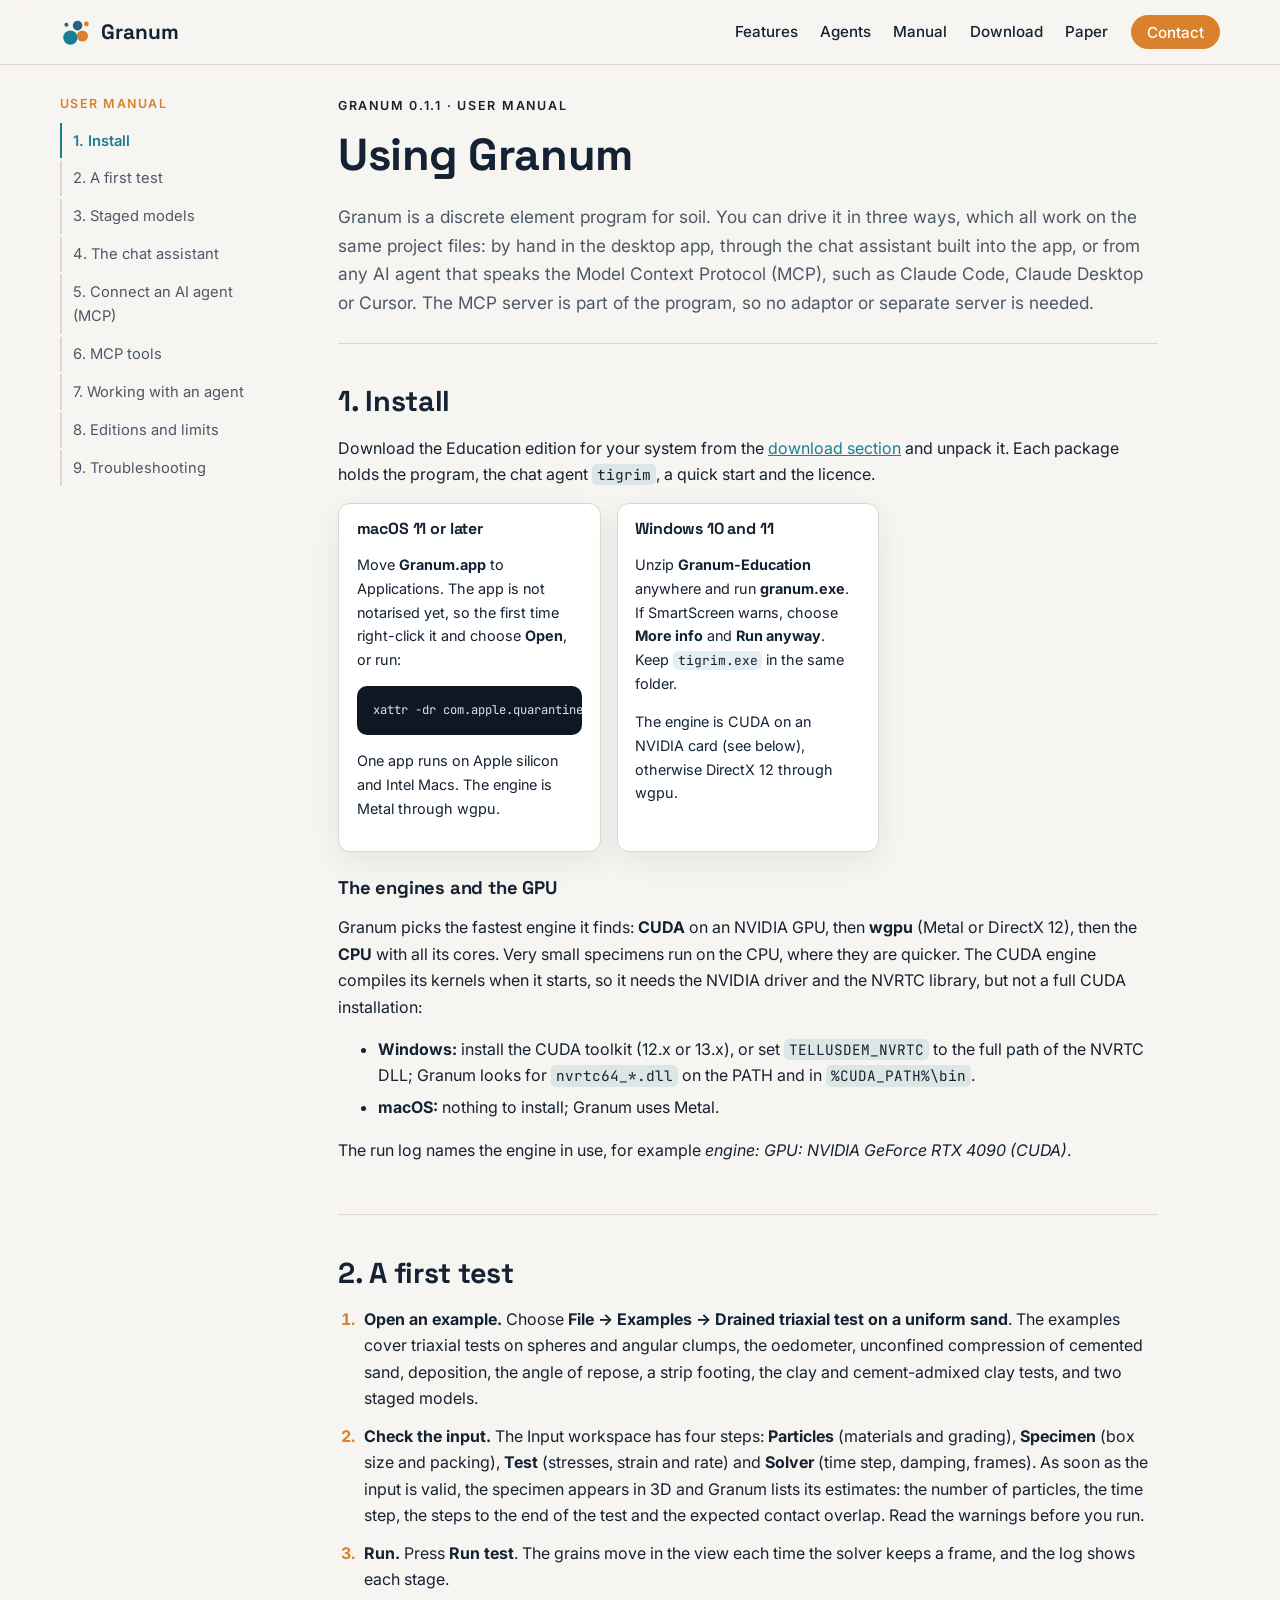
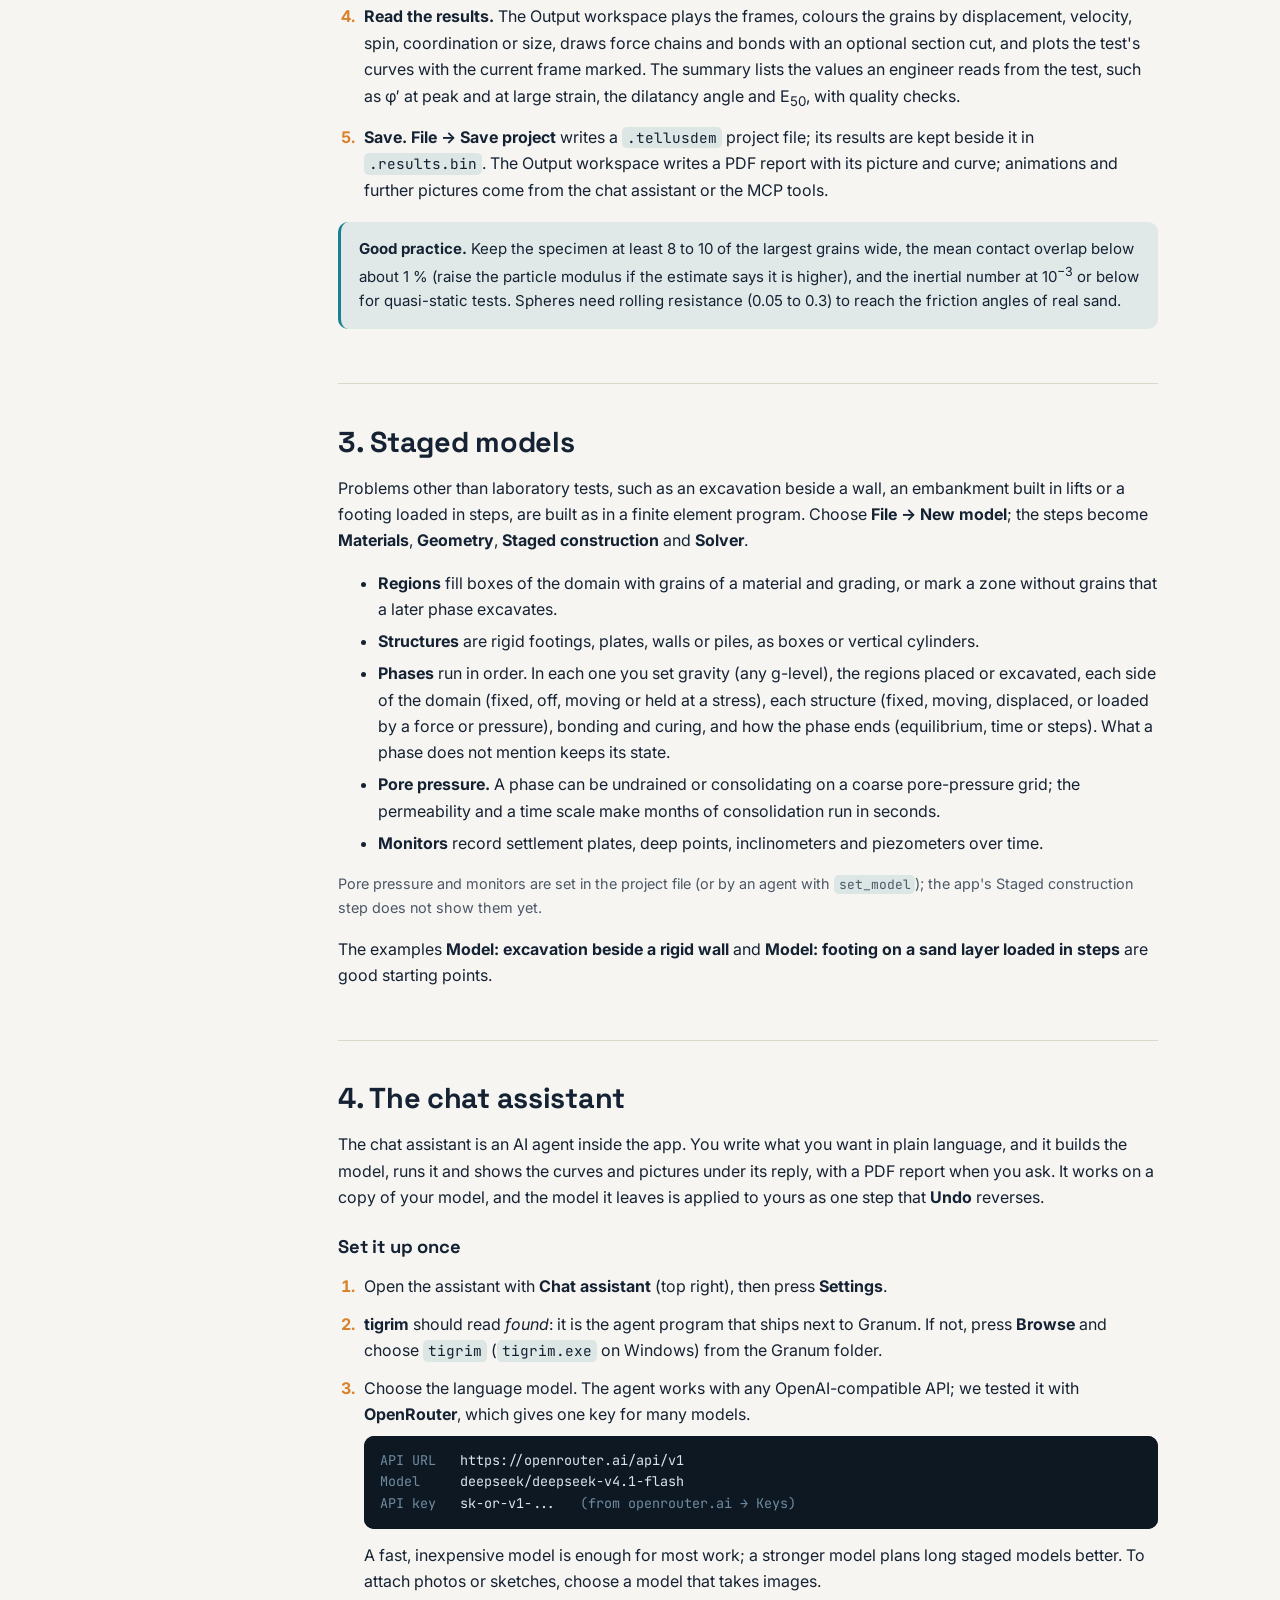
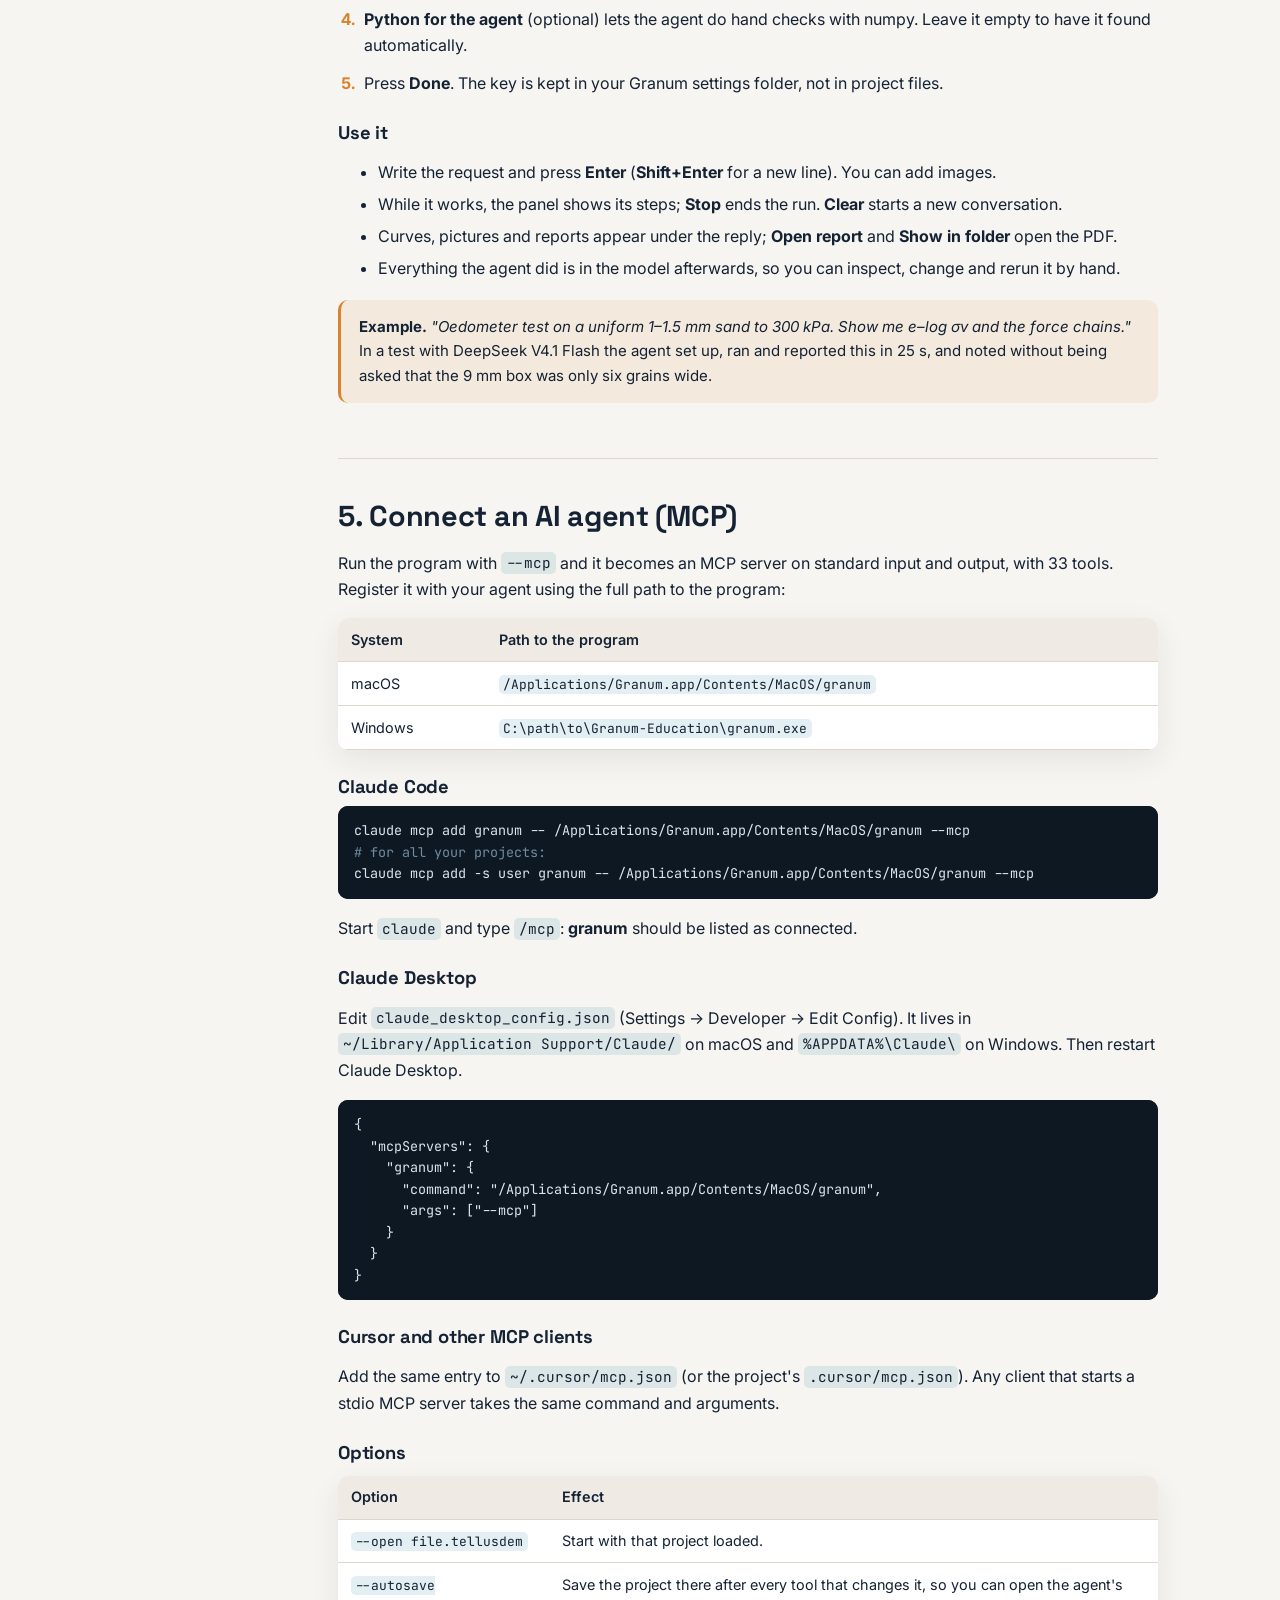
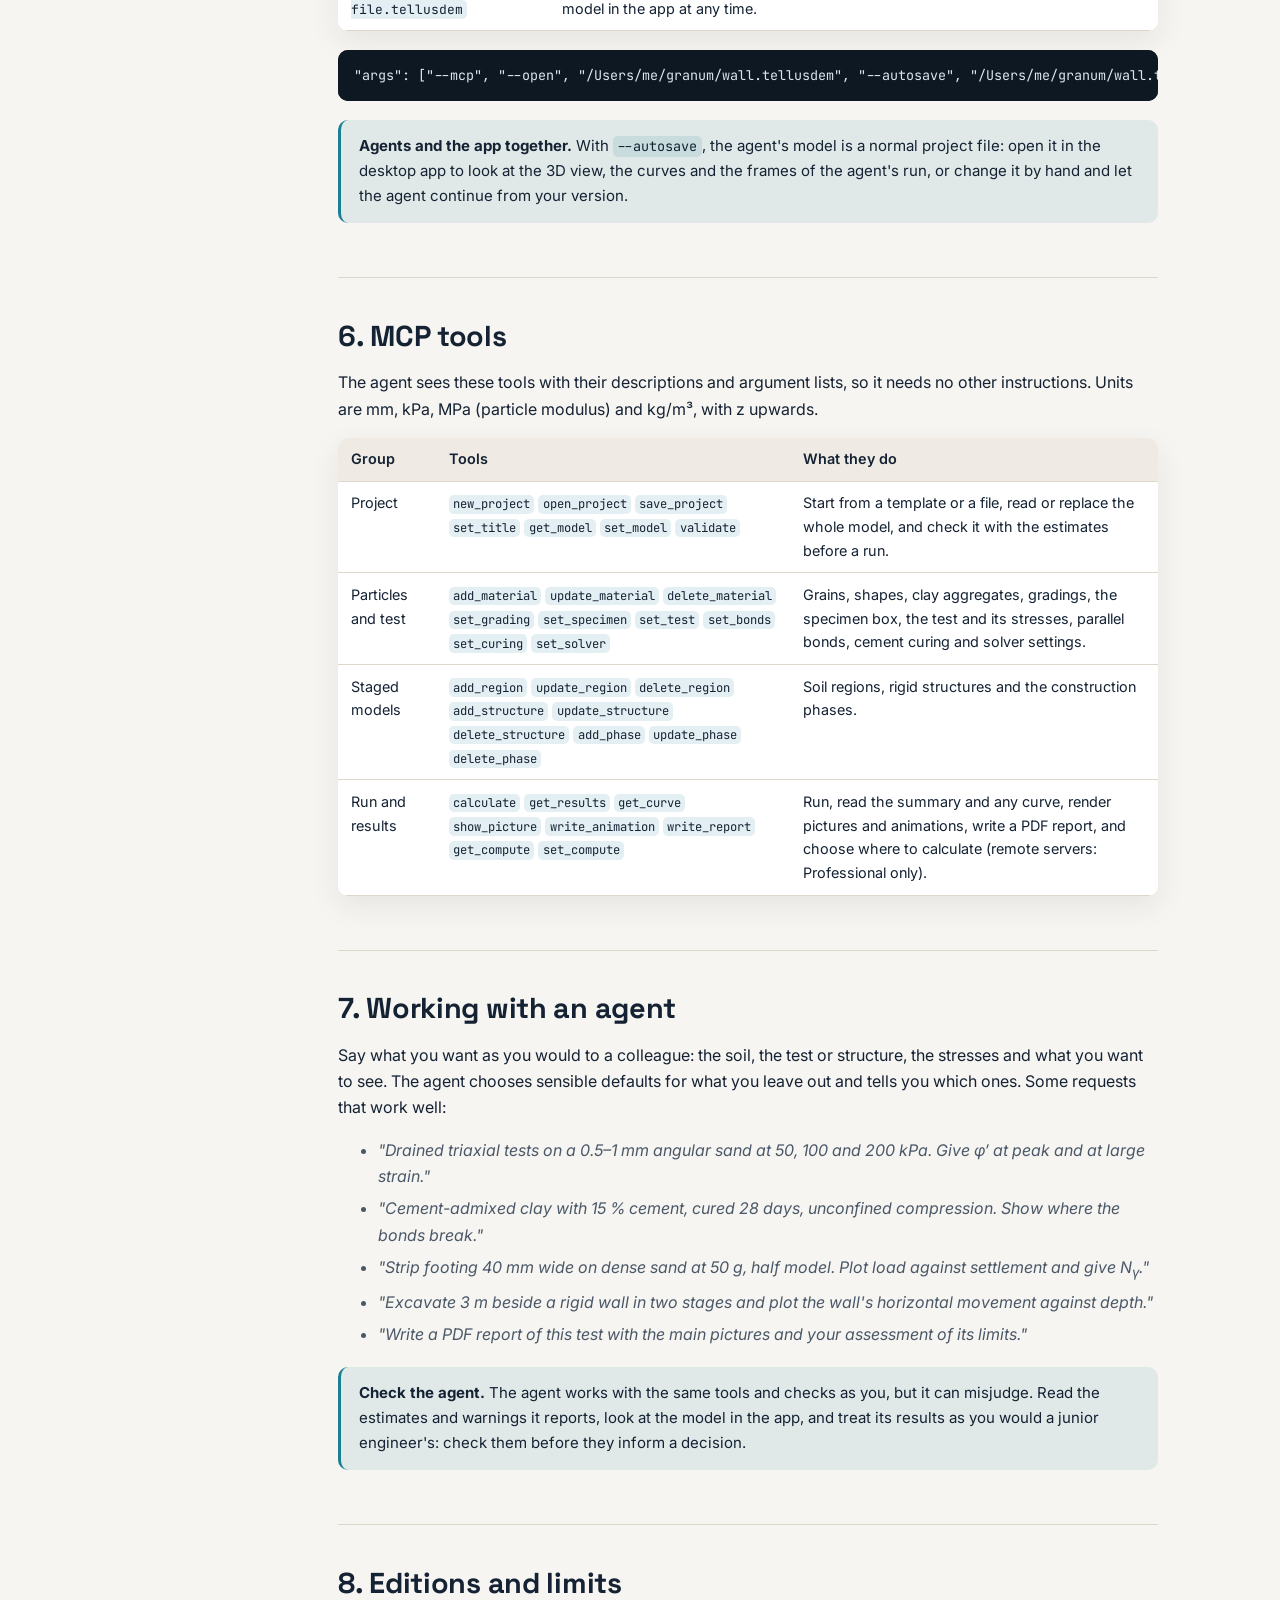
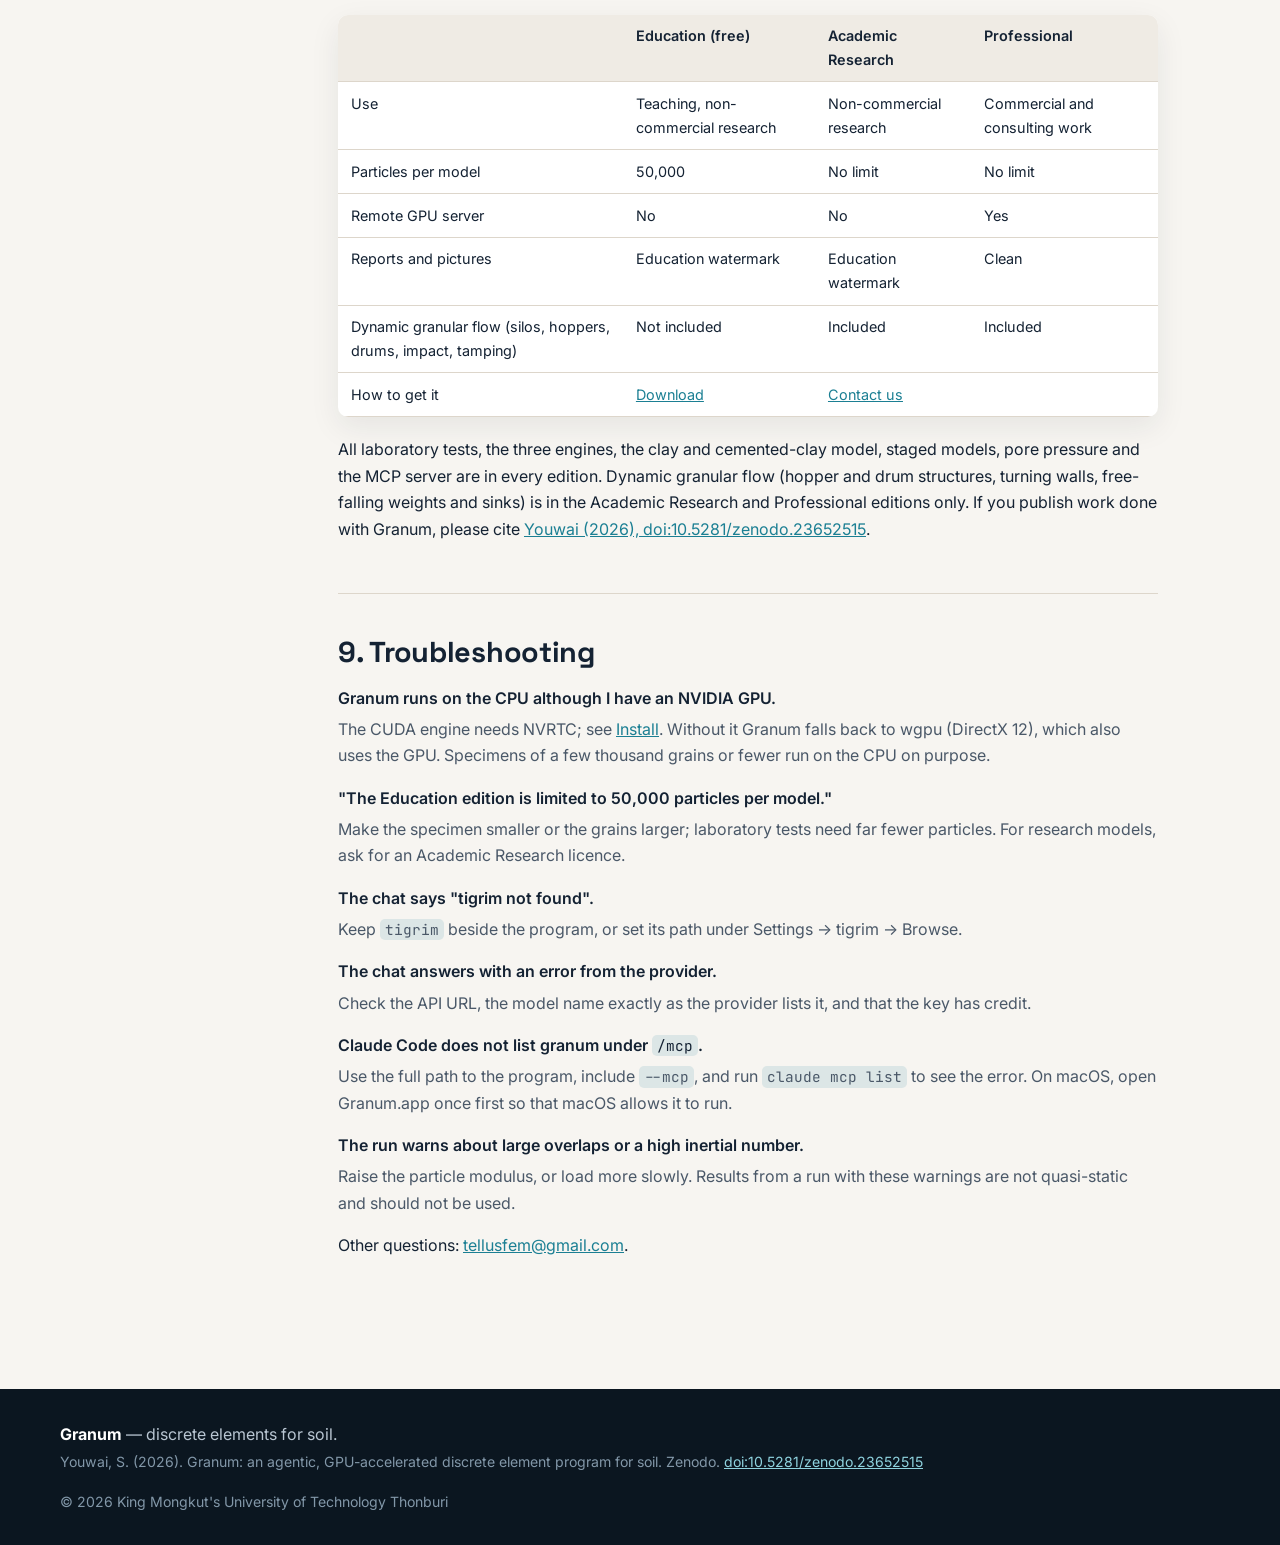
<file: manual.html>
<!doctype html>
<html lang="en">
<head>
<meta charset="utf-8">
<meta name="viewport" content="width=device-width, initial-scale=1">
<title>Granum User Manual</title>
<meta name="description" content="How to install Granum, run a first test, build staged models, set up the chat assistant and connect AI agents through the built-in MCP server.">
<link rel="icon" href="img/favicon.svg" type="image/svg+xml">
<link rel="preconnect" href="https://fonts.googleapis.com">
<link rel="preconnect" href="https://fonts.gstatic.com" crossorigin>
<link href="https://fonts.googleapis.com/css2?family=Inter:wght@400;500;600;700&family=Space+Grotesk:wght@500;600;700&family=JetBrains+Mono:wght@400;500&display=swap" rel="stylesheet">
<link rel="stylesheet" href="style.css">
<link rel="stylesheet" href="manual.css">
</head>
<body class="manual-page">

<header class="nav solid" id="top">
  <div class="wrap nav-in">
    <a class="brand" href="index.html" aria-label="Granum home">
      <svg class="mark" viewBox="0 0 40 40" aria-hidden="true">
        <circle cx="13" cy="27" r="9" class="m1"/><circle cx="28" cy="25" r="7" class="m2"/>
        <circle cx="22" cy="12" r="6" class="m3"/><circle cx="33" cy="10" r="3" class="m2"/>
        <circle cx="8" cy="11" r="2.5" class="m3"/>
      </svg>
      <span>Granum</span>
    </a>
    <nav class="links" aria-label="Main">
      <a href="index.html#features">Features</a>
      <a href="index.html#agents">Agents</a>
      <a href="manual.html" aria-current="page">Manual</a>
      <a href="index.html#editions">Download</a>
      <a href="index.html#paper">Paper</a>
      <a href="index.html#contact" class="btn btn-sm">Contact</a>
    </nav>
    <button class="menu" aria-label="Open menu" aria-expanded="false"><span></span><span></span><span></span></button>
  </div>
</header>

<div class="wrap man">
  <aside class="toc" aria-label="Contents">
    <p class="toc-h">User manual</p>
    <a href="#install">1. Install</a>
    <a href="#first">2. A first test</a>
    <a href="#models">3. Staged models</a>
    <a href="#chat">4. The chat assistant</a>
    <a href="#mcp">5. Connect an AI agent (MCP)</a>
    <a href="#tools">6. MCP tools</a>
    <a href="#prompts">7. Working with an agent</a>
    <a href="#limits">8. Editions and limits</a>
    <a href="#trouble">9. Troubleshooting</a>
  </aside>

  <main class="doc">
    <p class="eyebrow">Granum 0.1.1 · User manual</p>
    <h1>Using Granum</h1>
    <p class="lead-doc">Granum is a discrete element program for soil. You can drive it in three ways, which all work on the same project files: by hand in the desktop app, through the chat assistant built into the app, or from any AI agent that speaks the Model Context Protocol (MCP), such as Claude Code, Claude Desktop or Cursor. The MCP server is part of the program, so no adaptor or separate server is needed.</p>

    <!-- 1 -->
    <section id="install">
      <h2>1. Install</h2>
      <p>Download the Education edition for your system from the <a href="index.html#editions">download section</a> and unpack it. Each package holds the program, the chat agent <code>tigrim</code>, a quick start and the licence.</p>
      <div class="os-grid">
        <div class="os"><h3>macOS 11 or later</h3><p>Move <b>Granum.app</b> to Applications. The app is not notarised yet, so the first time right-click it and choose <b>Open</b>, or run:</p>
<pre><code>xattr -dr com.apple.quarantine /Applications/Granum.app</code></pre>
          <p>One app runs on Apple silicon and Intel Macs. The engine is Metal through wgpu.</p></div>
        <div class="os"><h3>Windows 10 and 11</h3><p>Unzip <b>Granum-Education</b> anywhere and run <b>granum.exe</b>. If SmartScreen warns, choose <b>More info</b> and <b>Run anyway</b>. Keep <code>tigrim.exe</code> in the same folder.</p>
          <p>The engine is CUDA on an NVIDIA card (see below), otherwise DirectX 12 through wgpu.</p></div>
      </div>
      <h3>The engines and the GPU</h3>
      <p>Granum picks the fastest engine it finds: <b>CUDA</b> on an NVIDIA GPU, then <b>wgpu</b> (Metal or DirectX 12), then the <b>CPU</b> with all its cores. Very small specimens run on the CPU, where they are quicker. The CUDA engine compiles its kernels when it starts, so it needs the NVIDIA driver and the NVRTC library, but not a full CUDA installation:</p>
      <ul>
        <li><b>Windows:</b> install the CUDA toolkit (12.x or 13.x), or set <code>TELLUSDEM_NVRTC</code> to the full path of the NVRTC DLL; Granum looks for <code>nvrtc64_*.dll</code> on the PATH and in <code>%CUDA_PATH%\bin</code>.</li>
        <li><b>macOS:</b> nothing to install; Granum uses Metal.</li>
      </ul>
      <p>The run log names the engine in use, for example <i>engine: GPU: NVIDIA GeForce RTX 4090 (CUDA)</i>.</p>
    </section>

    <!-- 2 -->
    <section id="first">
      <h2>2. A first test</h2>
      <ol class="steps">
        <li><b>Open an example.</b> Choose <b>File → Examples → Drained triaxial test on a uniform sand</b>. The examples cover triaxial tests on spheres and angular clumps, the oedometer, unconfined compression of cemented sand, deposition, the angle of repose, a strip footing, the clay and cement-admixed clay tests, and two staged models.</li>
        <li><b>Check the input.</b> The Input workspace has four steps: <b>Particles</b> (materials and grading), <b>Specimen</b> (box size and packing), <b>Test</b> (stresses, strain and rate) and <b>Solver</b> (time step, damping, frames). As soon as the input is valid, the specimen appears in 3D and Granum lists its estimates: the number of particles, the time step, the steps to the end of the test and the expected contact overlap. Read the warnings before you run.</li>
        <li><b>Run.</b> Press <b>Run test</b>. The grains move in the view each time the solver keeps a frame, and the log shows each stage.</li>
        <li><b>Read the results.</b> The Output workspace plays the frames, colours the grains by displacement, velocity, spin, coordination or size, draws force chains and bonds with an optional section cut, and plots the test's curves with the current frame marked. The summary lists the values an engineer reads from the test, such as φ′ at peak and at large strain, the dilatancy angle and E<sub>50</sub>, with quality checks.</li>
        <li><b>Save.</b> <b>File → Save project</b> writes a <code>.tellusdem</code> project file; its results are kept beside it in <code>.results.bin</code>. The Output workspace writes a PDF report with its picture and curve; animations and further pictures come from the chat assistant or the MCP tools.</li>
      </ol>
      <div class="tip"><b>Good practice.</b> Keep the specimen at least 8 to 10 of the largest grains wide, the mean contact overlap below about 1 % (raise the particle modulus if the estimate says it is higher), and the inertial number at 10<sup>−3</sup> or below for quasi-static tests. Spheres need rolling resistance (0.05 to 0.3) to reach the friction angles of real sand.</div>
    </section>

    <!-- 3 -->
    <section id="models">
      <h2>3. Staged models</h2>
      <p>Problems other than laboratory tests, such as an excavation beside a wall, an embankment built in lifts or a footing loaded in steps, are built as in a finite element program. Choose <b>File → New model</b>; the steps become <b>Materials</b>, <b>Geometry</b>, <b>Staged construction</b> and <b>Solver</b>.</p>
      <ul>
        <li><b>Regions</b> fill boxes of the domain with grains of a material and grading, or mark a zone without grains that a later phase excavates.</li>
        <li><b>Structures</b> are rigid footings, plates, walls or piles, as boxes or vertical cylinders.</li>
        <li><b>Phases</b> run in order. In each one you set gravity (any g-level), the regions placed or excavated, each side of the domain (fixed, off, moving or held at a stress), each structure (fixed, moving, displaced, or loaded by a force or pressure), bonding and curing, and how the phase ends (equilibrium, time or steps). What a phase does not mention keeps its state.</li>
        <li><b>Pore pressure.</b> A phase can be undrained or consolidating on a coarse pore-pressure grid; the permeability and a time scale make months of consolidation run in seconds.</li>
        <li><b>Monitors</b> record settlement plates, deep points, inclinometers and piezometers over time.</li>
      </ul>
      <p class="note">Pore pressure and monitors are set in the project file (or by an agent with <code>set_model</code>); the app's Staged construction step does not show them yet.</p>
      <ul class="hidden-list">
      </ul>
      <p>The examples <b>Model: excavation beside a rigid wall</b> and <b>Model: footing on a sand layer loaded in steps</b> are good starting points.</p>
    </section>

    <!-- 4 -->
    <section id="chat">
      <h2>4. The chat assistant</h2>
      <p>The chat assistant is an AI agent inside the app. You write what you want in plain language, and it builds the model, runs it and shows the curves and pictures under its reply, with a PDF report when you ask. It works on a copy of your model, and the model it leaves is applied to yours as one step that <b>Undo</b> reverses.</p>
      <h3>Set it up once</h3>
      <ol class="steps">
        <li>Open the assistant with <b>Chat assistant</b> (top right), then press <b>Settings</b>.</li>
        <li><b>tigrim</b> should read <i>found</i>: it is the agent program that ships next to Granum. If not, press <b>Browse</b> and choose <code>tigrim</code> (<code>tigrim.exe</code> on Windows) from the Granum folder.</li>
        <li>Choose the language model. The agent works with any OpenAI-compatible API; we tested it with <b>OpenRouter</b>, which gives one key for many models.
          <div class="code"><pre><code><span class="c">API URL</span>   https://openrouter.ai/api/v1
<span class="c">Model</span>     deepseek/deepseek-v4.1-flash
<span class="c">API key</span>   sk-or-v1-...   <span class="c">(from openrouter.ai → Keys)</span></code></pre></div>
          A fast, inexpensive model is enough for most work; a stronger model plans long staged models better. To attach photos or sketches, choose a model that takes images.</li>
        <li><b>Python for the agent</b> (optional) lets the agent do hand checks with numpy. Leave it empty to have it found automatically.</li>
        <li>Press <b>Done</b>. The key is kept in your Granum settings folder, not in project files.</li>
      </ol>
      <h3>Use it</h3>
      <ul>
        <li>Write the request and press <b>Enter</b> (<b>Shift+Enter</b> for a new line). You can add images.</li>
        <li>While it works, the panel shows its steps; <b>Stop</b> ends the run. <b>Clear</b> starts a new conversation.</li>
        <li>Curves, pictures and reports appear under the reply; <b>Open report</b> and <b>Show in folder</b> open the PDF.</li>
        <li>Everything the agent did is in the model afterwards, so you can inspect, change and rerun it by hand.</li>
      </ul>
      <div class="example"><b>Example.</b> <i>"Oedometer test on a uniform 1–1.5 mm sand to 300 kPa. Show me e–log σv and the force chains."</i> In a test with DeepSeek V4.1 Flash the agent set up, ran and reported this in 25 s, and noted without being asked that the 9 mm box was only six grains wide.</div>
    </section>

    <!-- 5 -->
    <section id="mcp">
      <h2>5. Connect an AI agent (MCP)</h2>
      <p>Run the program with <code>--mcp</code> and it becomes an MCP server on standard input and output, with 33 tools. Register it with your agent using the full path to the program:</p>
      <table class="paths">
        <tr><th>System</th><th>Path to the program</th></tr>
        <tr><td>macOS</td><td><code>/Applications/Granum.app/Contents/MacOS/granum</code></td></tr>
        <tr><td>Windows</td><td><code>C:\path\to\Granum-Education\granum.exe</code></td></tr>
      </table>

      <h3>Claude Code</h3>
<div class="code"><pre><code>claude mcp add granum -- /Applications/Granum.app/Contents/MacOS/granum --mcp
<span class="c"># for all your projects:</span>
claude mcp add -s user granum -- /Applications/Granum.app/Contents/MacOS/granum --mcp</code></pre></div>
      <p>Start <code>claude</code> and type <code>/mcp</code>: <b>granum</b> should be listed as connected.</p>

      <h3>Claude Desktop</h3>
      <p>Edit <code>claude_desktop_config.json</code> (Settings → Developer → Edit Config). It lives in <code>~/Library/Application Support/Claude/</code> on macOS and <code>%APPDATA%\Claude\</code> on Windows. Then restart Claude Desktop.</p>
<div class="code"><pre><code>{
  "mcpServers": {
    "granum": {
      "command": "/Applications/Granum.app/Contents/MacOS/granum",
      "args": ["--mcp"]
    }
  }
}</code></pre></div>

      <h3>Cursor and other MCP clients</h3>
      <p>Add the same entry to <code>~/.cursor/mcp.json</code> (or the project's <code>.cursor/mcp.json</code>). Any client that starts a stdio MCP server takes the same command and arguments.</p>

      <h3>Options</h3>
      <table class="paths">
        <tr><th>Option</th><th>Effect</th></tr>
        <tr><td><code>--open file.tellusdem</code></td><td>Start with that project loaded.</td></tr>
        <tr><td><code>--autosave file.tellusdem</code></td><td>Save the project there after every tool that changes it, so you can open the agent's model in the app at any time.</td></tr>
      </table>
<div class="code"><pre><code>"args": ["--mcp", "--open", "/Users/me/granum/wall.tellusdem", "--autosave", "/Users/me/granum/wall.tellusdem"]</code></pre></div>
      <div class="tip"><b>Agents and the app together.</b> With <code>--autosave</code>, the agent's model is a normal project file: open it in the desktop app to look at the 3D view, the curves and the frames of the agent's run, or change it by hand and let the agent continue from your version.</div>
    </section>

    <!-- 6 -->
    <section id="tools">
      <h2>6. MCP tools</h2>
      <p>The agent sees these tools with their descriptions and argument lists, so it needs no other instructions. Units are mm, kPa, MPa (particle modulus) and kg/m³, with z upwards.</p>
      <table class="tools-table">
        <tr><th>Group</th><th>Tools</th><th>What they do</th></tr>
        <tr><td>Project</td><td><code>new_project</code> <code>open_project</code> <code>save_project</code> <code>set_title</code> <code>get_model</code> <code>set_model</code> <code>validate</code></td><td>Start from a template or a file, read or replace the whole model, and check it with the estimates before a run.</td></tr>
        <tr><td>Particles and test</td><td><code>add_material</code> <code>update_material</code> <code>delete_material</code> <code>set_grading</code> <code>set_specimen</code> <code>set_test</code> <code>set_bonds</code> <code>set_curing</code> <code>set_solver</code></td><td>Grains, shapes, clay aggregates, gradings, the specimen box, the test and its stresses, parallel bonds, cement curing and solver settings.</td></tr>
        <tr><td>Staged models</td><td><code>add_region</code> <code>update_region</code> <code>delete_region</code> <code>add_structure</code> <code>update_structure</code> <code>delete_structure</code> <code>add_phase</code> <code>update_phase</code> <code>delete_phase</code></td><td>Soil regions, rigid structures and the construction phases.</td></tr>
        <tr><td>Run and results</td><td><code>calculate</code> <code>get_results</code> <code>get_curve</code> <code>show_picture</code> <code>write_animation</code> <code>write_report</code> <code>get_compute</code> <code>set_compute</code></td><td>Run, read the summary and any curve, render pictures and animations, write a PDF report, and choose where to calculate (remote servers: Professional only).</td></tr>
      </table>
    </section>

    <!-- 7 -->
    <section id="prompts">
      <h2>7. Working with an agent</h2>
      <p>Say what you want as you would to a colleague: the soil, the test or structure, the stresses and what you want to see. The agent chooses sensible defaults for what you leave out and tells you which ones. Some requests that work well:</p>
      <ul class="prompts">
        <li>"Drained triaxial tests on a 0.5–1 mm angular sand at 50, 100 and 200 kPa. Give φ′ at peak and at large strain."</li>
        <li>"Cement-admixed clay with 15 % cement, cured 28 days, unconfined compression. Show where the bonds break."</li>
        <li>"Strip footing 40 mm wide on dense sand at 50 g, half model. Plot load against settlement and give N<sub>γ</sub>."</li>
        <li>"Excavate 3 m beside a rigid wall in two stages and plot the wall's horizontal movement against depth."</li>
        <li>"Write a PDF report of this test with the main pictures and your assessment of its limits."</li>
      </ul>
      <div class="tip"><b>Check the agent.</b> The agent works with the same tools and checks as you, but it can misjudge. Read the estimates and warnings it reports, look at the model in the app, and treat its results as you would a junior engineer's: check them before they inform a decision.</div>
    </section>

    <!-- 8 -->
    <section id="limits">
      <h2>8. Editions and limits</h2>
      <table class="paths">
        <tr><th></th><th>Education (free)</th><th>Academic Research</th><th>Professional</th></tr>
        <tr><td>Use</td><td>Teaching, non-commercial research</td><td>Non-commercial research</td><td>Commercial and consulting work</td></tr>
        <tr><td>Particles per model</td><td>50,000</td><td>No limit</td><td>No limit</td></tr>
        <tr><td>Remote GPU server</td><td>No</td><td>No</td><td>Yes</td></tr>
        <tr><td>Reports and pictures</td><td>Education watermark</td><td>Education watermark</td><td>Clean</td></tr>
        <tr><td>Dynamic granular flow (silos, hoppers, drums, impact, tamping)</td><td>Not included</td><td>Included</td><td>Included</td></tr>
        <tr><td>How to get it</td><td><a href="index.html#editions">Download</a></td><td colspan="2"><a href="index.html#contact">Contact us</a></td></tr>
      </table>
      <p>All laboratory tests, the three engines, the clay and cemented-clay model, staged models, pore pressure and the MCP server are in every edition. Dynamic granular flow (hopper and drum structures, turning walls, free-falling weights and sinks) is in the Academic Research and Professional editions only. If you publish work done with Granum, please cite <a href="https://doi.org/10.5281/zenodo.23652515" target="_blank" rel="noopener">Youwai (2026), doi:10.5281/zenodo.23652515</a>.</p>
    </section>

    <!-- 9 -->
    <section id="trouble">
      <h2>9. Troubleshooting</h2>
      <dl class="faq">
        <dt>Granum runs on the CPU although I have an NVIDIA GPU.</dt>
        <dd>The CUDA engine needs NVRTC; see <a href="#install">Install</a>. Without it Granum falls back to wgpu (DirectX 12), which also uses the GPU. Specimens of a few thousand grains or fewer run on the CPU on purpose.</dd>
        <dt>"The Education edition is limited to 50,000 particles per model."</dt>
        <dd>Make the specimen smaller or the grains larger; laboratory tests need far fewer particles. For research models, ask for an Academic Research licence.</dd>
        <dt>The chat says "tigrim not found".</dt>
        <dd>Keep <code>tigrim</code> beside the program, or set its path under Settings → tigrim → Browse.</dd>
        <dt>The chat answers with an error from the provider.</dt>
        <dd>Check the API URL, the model name exactly as the provider lists it, and that the key has credit.</dd>
        <dt>Claude Code does not list granum under <code>/mcp</code>.</dt>
        <dd>Use the full path to the program, include <code>--mcp</code>, and run <code>claude mcp list</code> to see the error. On macOS, open Granum.app once first so that macOS allows it to run.</dd>
        <dt>The run warns about large overlaps or a high inertial number.</dt>
        <dd>Raise the particle modulus, or load more slowly. Results from a run with these warnings are not quasi-static and should not be used.</dd>
      </dl>
      <p>Other questions: <a href="mailto:tellusfem@gmail.com">tellusfem@gmail.com</a>.</p>
    </section>
  </main>
</div>

<footer class="foot">
  <div class="wrap foot-in">
    <div><b>Granum</b> — discrete elements for soil.<br><span class="small">Youwai, S. (2026). Granum: an agentic, GPU-accelerated discrete element program for soil. Zenodo. <a href="https://doi.org/10.5281/zenodo.23652515" target="_blank" rel="noopener">doi:10.5281/zenodo.23652515</a></span></div>
    <div class="small">© 2026 King Mongkut's University of Technology Thonburi</div>
  </div>
</footer>
<script>
  const m = document.querySelector(".menu"), l = document.querySelector(".links");
  m.addEventListener("click", () => { const o = l.classList.toggle("open"); m.setAttribute("aria-expanded", o); });
  // highlight the section in view
  const links = [...document.querySelectorAll(".toc a")];
  const io = new IntersectionObserver((es) => es.forEach((e) => { if (e.isIntersecting) links.forEach((a) => a.classList.toggle("on", a.getAttribute("href") === "#" + e.target.id)); }), { rootMargin: "-30% 0px -60% 0px" });
  document.querySelectorAll(".doc section").forEach((s) => io.observe(s));
</script>
</body>
</html>
</file>
<file: style.css>
:root {
  --bg: #f7f5f1;
  --bg-alt: #efebe4;
  --card: #ffffff;
  --ink: #142233;
  --ink-2: #4a5868;
  --line: #ddd6cb;
  --teal: #1b7f93;
  --teal-2: #0f4c6e;
  --sand: #d9822b;
  --sand-2: #a8551b;
  --hero-ink: #f4f1ea;
  --shadow: 0 10px 30px rgba(20, 34, 51, .08);
  --r: 14px;
  color-scheme: light;
}
@media (prefers-color-scheme: dark) {
  :root:not([data-theme="light"]) {
    --bg: #0d141c; --bg-alt: #111b25; --card: #16222e; --ink: #e9eef3; --ink-2: #9fb0c0;
    --line: #243443; --teal: #3bb3c6; --teal-2: #7fd0dc; --sand: #eb9a4a; --sand-2: #f2b479;
    --shadow: 0 10px 30px rgba(0, 0, 0, .35); color-scheme: dark;
  }
}
:root[data-theme="dark"] {
  --bg: #0d141c; --bg-alt: #111b25; --card: #16222e; --ink: #e9eef3; --ink-2: #9fb0c0;
  --line: #243443; --teal: #3bb3c6; --teal-2: #7fd0dc; --sand: #eb9a4a; --sand-2: #f2b479;
  --shadow: 0 10px 30px rgba(0, 0, 0, .35); color-scheme: dark;
}

* { box-sizing: border-box; }
html { scroll-behavior: smooth; scroll-padding-top: 72px; }
body { margin: 0; background: var(--bg); color: var(--ink); font: 16px/1.65 Inter, system-ui, -apple-system, "Segoe UI", sans-serif; overflow-x: hidden; }
img { max-width: 100%; display: block; }
a { color: var(--teal); }
h1, h2, h3 { font-family: "Space Grotesk", Inter, sans-serif; line-height: 1.15; margin: 0 0 .5em; letter-spacing: -.01em; }
h2 { font-size: clamp(1.7rem, 3.2vw, 2.4rem); }
h3 { font-size: 1.15rem; }
.wrap { width: min(1160px, 100% - 32px); margin-inline: auto; }
.small { font-size: .88rem; color: var(--ink-2); }
.sub { color: var(--ink-2); max-width: 760px; margin: 0 0 2rem; }
.eyebrow { text-transform: uppercase; letter-spacing: .14em; font-size: .78rem; font-weight: 600; color: var(--sand); margin: 0 0 .8rem; }

/* buttons */
.btn { display: inline-flex; align-items: center; justify-content: center; gap: .5em; padding: .78em 1.3em; border-radius: 999px; font: 600 .95rem Inter, sans-serif; text-decoration: none; border: 1.5px solid transparent; cursor: pointer; transition: transform .15s, box-shadow .2s, background .2s; }
.btn:hover { transform: translateY(-1px); }
.btn-primary { background: linear-gradient(135deg, var(--teal), var(--teal-2)); color: #fff; box-shadow: 0 6px 18px rgba(27, 127, 147, .3); }
.btn-ghost { background: transparent; color: inherit; border-color: currentColor; }
.btn-sm { padding: .45em 1em; font-size: .88rem; background: var(--sand); color: #fff !important; }
.btn.disabled { opacity: .45; pointer-events: none; }

/* nav */
.nav { position: fixed; inset: 0 0 auto; z-index: 50; transition: background .25s, box-shadow .25s; }
.nav.solid { background: color-mix(in srgb, var(--bg) 88%, transparent); backdrop-filter: blur(10px); box-shadow: 0 1px 0 var(--line); }
.nav-in { display: flex; align-items: center; justify-content: space-between; height: 64px; }
.brand { display: flex; align-items: center; gap: .55rem; text-decoration: none; color: var(--hero-ink); font: 700 1.3rem "Space Grotesk", sans-serif; }
.nav.solid .brand { color: var(--ink); }
.mark { width: 32px; height: 32px; }
.m1 { fill: var(--teal); } .m2 { fill: var(--sand); } .m3 { fill: #2b5f86; }
.links { display: flex; gap: 1.4rem; align-items: center; }
.links a { color: var(--hero-ink); text-decoration: none; font-weight: 500; font-size: .95rem; }
.nav.solid .links a { color: var(--ink); }
.menu { display: none; background: none; border: 0; width: 40px; height: 40px; cursor: pointer; }
.menu span { display: block; height: 2px; margin: 6px 8px; background: var(--hero-ink); border-radius: 2px; }
.nav.solid .menu span { background: var(--ink); }

/* hero */
.hero { position: relative; min-height: 100svh; display: flex; align-items: center; color: var(--hero-ink); background: #0b1620; overflow: hidden; }
#dem { position: absolute; inset: 0; width: 100%; height: 100%; }
.hero-shade { position: absolute; inset: 0; background: linear-gradient(90deg, rgba(8, 17, 26, .92) 0%, rgba(8, 17, 26, .7) 42%, rgba(8, 17, 26, .05) 75%); pointer-events: none; }
.hero-in { position: relative; padding: 110px 0 70px; }
.hero h1 { font-size: clamp(2.3rem, 6vw, 4.4rem); max-width: 12em; }
.grad { background: linear-gradient(90deg, #5fd0e0, #f0a65a); -webkit-background-clip: text; background-clip: text; color: transparent; }
.lead { font-size: clamp(1.02rem, 1.6vw, 1.2rem); max-width: 34em; color: #c9d4de; }
.cta { display: flex; flex-wrap: wrap; gap: .8rem; margin-top: 1.8rem; }
.hero .btn-ghost { color: var(--hero-ink); }
.stage-tag { margin-top: 2.6rem; font: 500 .82rem "JetBrains Mono", monospace; color: #8fb6c6; letter-spacing: .02em; }
.stage-tag::before { content: ""; display: inline-block; width: 8px; height: 8px; border-radius: 50%; background: var(--sand); margin-right: .6em; animation: pulse 1.4s infinite; }
@keyframes pulse { 50% { opacity: .25; } }

/* stats */
.stats { background: var(--card); border-bottom: 1px solid var(--line); }
.stats-in { display: grid; grid-template-columns: repeat(4, 1fr); gap: 1px; background: var(--line); }
.stat { background: var(--card); padding: 1.6rem 1.2rem; }
.stat b { display: block; font: 700 clamp(1.5rem, 3vw, 2.2rem) "Space Grotesk", sans-serif; color: var(--teal-2); }
.stat span { font-size: .9rem; color: var(--ink-2); }

/* sections */
.sec { padding: clamp(64px, 9vw, 110px) 0; }
.sec.alt { background: var(--bg-alt); }
.grid3 { display: grid; grid-template-columns: repeat(3, 1fr); gap: 1.2rem; }
.card { background: var(--card); border: 1px solid var(--line); border-radius: var(--r); padding: 1.5rem; box-shadow: var(--shadow); transition: transform .2s; }
.card:hover { transform: translateY(-3px); }
.card p { color: var(--ink-2); margin: 0; font-size: .95rem; }
.ic { width: 44px; height: 44px; border-radius: 12px; display: grid; place-items: center; background: color-mix(in srgb, var(--teal) 14%, transparent); margin-bottom: 1rem; }
.ic svg { width: 24px; height: 24px; fill: none; stroke: var(--teal); stroke-width: 1.7; stroke-linecap: round; stroke-linejoin: round; }

.split { display: grid; grid-template-columns: 1.05fr 1fr; gap: clamp(1.5rem, 4vw, 3.5rem); align-items: center; }
.ticks { list-style: none; padding: 0; margin: 1.2rem 0; }
.ticks li { padding-left: 1.7em; position: relative; margin: .45em 0; }
.ticks li::before { content: ""; position: absolute; left: 0; top: .5em; width: .75em; height: .75em; border-radius: 50%; background: radial-gradient(circle at 35% 35%, var(--sand) 0 45%, var(--sand-2) 46%); }
.cca { margin: 0; background: var(--card); border: 1px solid var(--line); border-radius: var(--r); padding: 1rem; box-shadow: var(--shadow); }
#cca { width: 100%; aspect-ratio: 16 / 10; display: block; }
.cca figcaption { font-size: .85rem; color: var(--ink-2); margin-top: .6rem; }

/* agents */
.agents { background: linear-gradient(180deg, var(--bg) 0%, var(--bg-alt) 100%); }
.ag-head { max-width: 860px; }
code { font: .9em "JetBrains Mono", monospace; background: color-mix(in srgb, var(--teal) 12%, transparent); padding: .1em .35em; border-radius: 5px; }
.badges { display: flex; flex-wrap: wrap; gap: .6rem; margin: -0.6rem 0 2.2rem; }
.badges span { display: inline-flex; align-items: center; gap: .4em; padding: .45em .9em; border-radius: 99px; background: var(--card); border: 1px solid var(--line); font-weight: 600; font-size: .9rem; box-shadow: var(--shadow); }
.badges svg { width: 16px; height: 16px; fill: none; stroke: var(--sand); stroke-width: 3; stroke-linecap: round; stroke-linejoin: round; }
.ag-grid { display: grid; grid-template-columns: 1fr 1.05fr; gap: 1.6rem; align-items: start; }
.ag-connect { background: var(--card); border: 1px solid var(--line); border-radius: var(--r); padding: 1.5rem; box-shadow: var(--shadow); min-width: 0; }
.small-tabs button { font-size: .85rem; padding: .4em .9em; }
.code { position: relative; background: #0e1822; border-radius: 10px; margin: .4rem 0 .8rem; }
.code pre { margin: 0; padding: 1.1rem 1rem; overflow-x: auto; color: #d9e6ef; font: .85rem/1.6 "JetBrains Mono", monospace; }
.code code { background: none; padding: 0; font-size: inherit; }
.code .c { color: #6f8ba0; }
.copy { position: absolute; top: 8px; right: 8px; border: 1px solid #2c4254; background: #16283a; color: #bcd2e0; border-radius: 6px; padding: .25em .7em; font: 500 .75rem Inter, sans-serif; cursor: pointer; }
.mt { margin-top: 1.6rem; }
.tools { display: flex; flex-wrap: wrap; gap: .4rem; }
.tools .grp { width: 100%; font-size: .78rem; font-weight: 600; letter-spacing: .08em; text-transform: uppercase; color: var(--ink-2); margin-top: .5rem; }
.tools code { font-size: .78rem; padding: .25em .55em; border-radius: 6px; transition: background .3s, color .3s; }
.tools code.hot { background: var(--sand); color: #fff; }
.term { border-radius: 12px; overflow: hidden; background: #0b141c; border: 1px solid #1d2f3d; box-shadow: 0 30px 70px rgba(10, 20, 30, .25); min-width: 0; }
.term-body { height: 470px; overflow: hidden; padding: 1rem 1.1rem; font: .82rem/1.55 "JetBrains Mono", monospace; color: #cfe0ea; display: flex; flex-direction: column; justify-content: flex-end; }
.term-body .ln { white-space: pre-wrap; word-break: break-word; margin: .15rem 0; animation: lnIn .25s ease; }
.term-body .user { color: #fff; background: #17324a; border-radius: 8px; padding: .55rem .7rem; margin: .4rem 0 .6rem; font-family: Inter, sans-serif; font-size: .9rem; }
.term-body .call { color: #7fd0dc; }
.term-body .call b { color: #f0a65a; font-weight: 500; }
.term-body .res { color: #8aa4b6; padding-left: 1.2em; }
.term-body .reply { color: #eef4f8; font-family: Inter, sans-serif; font-size: .9rem; background: #142430; border-left: 3px solid var(--sand); padding: .55rem .75rem; border-radius: 6px; margin-top: .5rem; }
.term-body .cur::after { content: "▋"; color: #f0a65a; animation: pulse 1s infinite; }
.term-note { margin: 0; padding: .7rem 1.1rem .9rem; font-size: .78rem; color: #7f97a8; border-top: 1px solid #1d2f3d; }
@keyframes lnIn { from { opacity: 0; transform: translateY(6px); } }

/* paper */
.paper-link { margin: 1.1rem 0 0; font-size: .92rem; }
.paper-link a { color: #8fd3df; font-weight: 600; text-decoration: none; }
.paper-link a:hover { text-decoration: underline; }
.paper-link span { color: #7f97a8; font: .8rem "JetBrains Mono", monospace; margin-left: .5rem; }
.paper { display: grid; grid-template-columns: 1.15fr 1fr; gap: 2rem; align-items: center; background: var(--card); border: 1px solid var(--line); border-radius: 18px; padding: clamp(1.4rem, 3vw, 2.4rem); box-shadow: var(--shadow); }
.paper h2 { font-size: clamp(1.4rem, 2.6vw, 2rem); }
.paper .btn-ghost { color: var(--teal); }
.doi { font: 500 .85rem "JetBrains Mono", monospace; }
.cite { background: #0e1822; border-radius: 12px; overflow: hidden; min-width: 0; }
.cite-head { display: flex; justify-content: space-between; align-items: center; padding: .7rem 1rem; color: #cfe0ea; border-bottom: 1px solid #1d2f3d; font-size: .9rem; }
.cite .copy { position: static; }
.cite pre { margin: 0; padding: 1rem; color: #d9e6ef; font: .8rem/1.6 "JetBrains Mono", monospace; overflow-x: auto; }

/* figures */
.bench-grid { display: grid; grid-template-columns: repeat(3, 1fr); gap: 1.2rem; }
.fig { margin: 0; background: var(--card); border: 1px solid var(--line); border-radius: var(--r); overflow: hidden; box-shadow: var(--shadow); cursor: zoom-in; }
.fig img { background: #fff; width: 100%; aspect-ratio: 16 / 10; object-fit: contain; padding: .5rem; }
.fig figcaption { padding: .9rem 1rem 1.1rem; font-size: .9rem; color: var(--ink-2); }
.fig figcaption b { color: var(--ink); }
.apps { display: grid; grid-template-columns: 1fr 1fr; gap: 1.2rem; }
.apps .wide { grid-column: 1 / -1; }
.apps .wide img { aspect-ratio: 21 / 10; }
.appnote { background: var(--card); border: 1px solid var(--line); border-radius: var(--r); padding: 1.5rem; box-shadow: var(--shadow); }
.appnote p { color: var(--ink-2); font-size: .95rem; }

/* perf bars */
.perf { margin-top: 3rem; background: var(--card); border: 1px solid var(--line); border-radius: var(--r); padding: 1.6rem; box-shadow: var(--shadow); }
.bars { display: grid; gap: .55rem; }
.bar { display: grid; grid-template-columns: minmax(150px, 290px) 1fr 84px; gap: .8rem; align-items: center; font-size: .88rem; }
.bar .lbl { color: var(--ink-2); }
.bar .lbl b { color: var(--ink); font-weight: 600; }
.bar .track { display: block; height: 12px; background: var(--bg-alt); border-radius: 99px; overflow: hidden; }
.bar .fill { display: block; height: 100%; width: 0; border-radius: 99px; background: linear-gradient(90deg, var(--teal), var(--sand)); transition: width 1.4s cubic-bezier(.2, .8, .2, 1); }
.bar .val { font: 500 .85rem "JetBrains Mono", monospace; text-align: right; }

/* gallery */
.tabs { display: flex; gap: .4rem; flex-wrap: wrap; margin-bottom: 1rem; }
.tabs button { border: 1px solid var(--line); background: var(--card); color: var(--ink); padding: .5em 1.1em; border-radius: 99px; font: 500 .92rem Inter, sans-serif; cursor: pointer; }
.tabs button[aria-selected="true"] { background: var(--teal); border-color: var(--teal); color: #fff; }
.window { border-radius: 12px; overflow: hidden; border: 1px solid var(--line); box-shadow: 0 30px 70px rgba(10, 20, 30, .25); background: #1d232b; }
.wbar { height: 34px; display: flex; align-items: center; gap: 7px; padding: 0 12px; background: #2a313a; }
.wbar i { width: 11px; height: 11px; border-radius: 50%; background: #ff5f57; }
.wbar i:nth-child(2) { background: #febc2e; } .wbar i:nth-child(3) { background: #28c840; }
.wbar span { margin-left: 10px; color: #aeb7c2; font: .78rem "JetBrains Mono", monospace; white-space: nowrap; overflow: hidden; text-overflow: ellipsis; }
#shot { width: 100%; transition: opacity .25s; }

/* editions */
.editions { display: grid; grid-template-columns: 1fr 1fr; gap: 1.4rem; }
.ed { background: var(--card); border: 1px solid var(--line); border-radius: 18px; padding: 2rem; box-shadow: var(--shadow); display: flex; flex-direction: column; }
.ed.pro { background: linear-gradient(160deg, #10283a, #0c1a26); color: #eef3f7; border-color: #1f3b50; }
.ed.pro .tag { color: #f0a65a; }
.ed.pro .fine { color: #a9bccb; }
.tag { color: var(--teal); font-weight: 600; font-size: .85rem; margin: 0; }
.ed h3 { font-size: 1.8rem; margin: .3rem 0 0; }
.price { font: 700 1.25rem "Space Grotesk", sans-serif; color: var(--sand); margin: .3rem 0 0; }
.fine { font-size: .85rem; color: var(--ink-2); margin-top: auto; }
.limits { display: grid; gap: .25rem; margin: .2rem 0 1rem; padding: .8rem 1rem; border-radius: 10px; background: color-mix(in srgb, var(--sand) 10%, transparent); border: 1px dashed color-mix(in srgb, var(--sand) 55%, transparent); font-size: .88rem; }
.limits b { color: var(--sand-2); font-size: .8rem; text-transform: uppercase; letter-spacing: .08em; }
.dlg-meta { margin-top: .9rem; }
.dl { display: flex; flex-wrap: wrap; gap: .6rem; margin-top: 1rem; }

/* contact */
.addr { line-height: 1.8; }
.form { background: var(--card); border: 1px solid var(--line); border-radius: var(--r); padding: 1.6rem; box-shadow: var(--shadow); display: grid; gap: .9rem; }
.form label { display: grid; gap: .3rem; font-size: .88rem; font-weight: 600; }
.row2 { display: grid; grid-template-columns: 1fr 1fr; gap: .9rem; }
input, select, textarea { font: 400 .95rem Inter, sans-serif; color: var(--ink); background: var(--bg); border: 1px solid var(--line); border-radius: 10px; padding: .7em .8em; width: 100%; }
input:focus, select:focus, textarea:focus { outline: 2px solid var(--teal); outline-offset: 1px; }
.form-note { margin: 0; font-size: .88rem; color: var(--teal); min-height: 1.2em; }

.foot { background: #0b1620; color: #b9c6d2; padding: 2rem 0; }
.foot-in { display: flex; justify-content: space-between; gap: 1rem; flex-wrap: wrap; }
.foot b { color: #fff; }
.foot a { color: #8fd3df; }
.foot .small { color: #8297a8; }

/* dialogs */
dialog { border: 0; border-radius: 16px; padding: 0; background: var(--card); color: var(--ink); box-shadow: 0 30px 80px rgba(0, 0, 0, .4); max-width: min(480px, 100% - 32px); }
dialog::backdrop { background: rgba(5, 12, 18, .6); backdrop-filter: blur(3px); }
.dlg-in { padding: 1.6rem; }
.check { display: flex; gap: .6rem; align-items: flex-start; font-size: .92rem; margin: 1rem 0; }
.check input { width: auto; margin-top: .3em; }
.dlg-act { display: flex; gap: .6rem; justify-content: flex-end; }
#lb { max-width: min(1300px, 100% - 24px); background: #fff; }
#lb img { max-height: 86vh; width: auto; margin: auto; }
.lb-x { position: absolute; top: 6px; right: 10px; border: 0; background: rgba(0, 0, 0, .55); color: #fff; width: 34px; height: 34px; border-radius: 50%; font-size: 1.3rem; cursor: pointer; }

/* reveal */
.reveal { opacity: 0; transform: translateY(22px); transition: opacity .7s ease, transform .7s ease; }
.reveal.in { opacity: 1; transform: none; }

@media (max-width: 960px) {
  .grid3, .bench-grid { grid-template-columns: 1fr 1fr; }
  .split, .editions, .apps, .ag-grid, .paper { grid-template-columns: 1fr; }
  .stats-in { grid-template-columns: 1fr 1fr; }
}
@media (max-width: 720px) {
  .links { position: fixed; inset: 64px 0 auto; flex-direction: column; align-items: flex-start; gap: 0; padding: .5rem 16px 1rem; background: var(--bg); box-shadow: 0 10px 20px rgba(0, 0, 0, .15); transform: translateY(-130%); transition: transform .3s; }
  .links.open { transform: none; }
  .links a { color: var(--ink) !important; padding: .7rem 0; width: 100%; }
  .links .btn-sm { width: auto; margin-top: .4rem; padding: .5em 1.2em; color: #fff !important; }
  .menu { display: block; }
  .grid3, .bench-grid, .row2 { grid-template-columns: 1fr; }
  .hero-shade { background: linear-gradient(180deg, rgba(8, 17, 26, .9) 0%, rgba(8, 17, 26, .75) 55%, rgba(8, 17, 26, .35) 100%); }
  .bar { grid-template-columns: 1fr 64px; }
  .bar .track { grid-column: 1 / -1; grid-row: 2; }
  .term-body { height: 430px; font-size: .76rem; }
  .apps .wide img { aspect-ratio: 16 / 11; }
}
@media (prefers-reduced-motion: reduce) {
  html { scroll-behavior: auto; }
  .reveal { opacity: 1; transform: none; transition: none; }
  .bar .fill { transition: none; }
  .stage-tag::before { animation: none; }
}

/* dynamic granular flow */
.fig.vid { cursor: default; }
.fig.vid video { display: block; width: 100%; aspect-ratio: 16 / 10; object-fit: contain; background: #fff; padding: .5rem; }
.badge-ed { display: inline-block; margin: 0 0 .6rem; padding: .25rem .7rem; border-radius: 999px; font-size: .8rem; font-weight: 600; letter-spacing: .02em; color: var(--ink); background: var(--card); border: 1px solid var(--line); }
</file>
<file: manual.css>
.manual-page { background: var(--bg); }
.man { display: grid; grid-template-columns: 230px 1fr; gap: 3rem; padding-top: 96px; padding-bottom: 80px; }
.toc { position: sticky; top: 88px; align-self: start; display: grid; gap: .15rem; font-size: .92rem; }
.toc-h { font: 600 .78rem Inter, sans-serif; text-transform: uppercase; letter-spacing: .12em; color: var(--sand); margin: 0 0 .6rem; }
.toc a { color: var(--ink-2); text-decoration: none; padding: .35rem .7rem; border-left: 2px solid var(--line); }
.toc a:hover { color: var(--ink); }
.toc a.on { color: var(--teal); border-left-color: var(--teal); font-weight: 600; }
.doc { min-width: 0; max-width: 820px; }
.doc h1 { font-size: clamp(2rem, 4vw, 2.8rem); }
.doc h2 { font-size: clamp(1.4rem, 2.4vw, 1.8rem); margin-top: 0; padding-top: .4rem; }
.doc h3 { margin-top: 1.6rem; }
.doc section { padding: 2.2rem 0; border-top: 1px solid var(--line); scroll-margin-top: 80px; }
.doc p, .doc li, .doc dd { color: var(--ink); }
.doc li { margin: .35rem 0; }
.lead-doc { font-size: 1.08rem; color: var(--ink-2) !important; margin-bottom: 1.6rem; }
.doc pre { margin: .5rem 0 .8rem; background: #0e1822; color: #d9e6ef; padding: .9rem 1rem; border-radius: 10px; overflow-x: auto; font: .84rem/1.6 "JetBrains Mono", monospace; }
.doc pre code { background: none; padding: 0; font-size: inherit; color: inherit; }
.doc .code { margin: .5rem 0 .8rem; }
.doc .code pre { margin: 0; }
.doc .c { color: #6f8ba0; }
.os-grid { display: grid; grid-template-columns: repeat(3, 1fr); gap: 1rem; margin: 1rem 0 1.4rem; }
.os { background: var(--card); border: 1px solid var(--line); border-radius: 12px; padding: 1rem 1.1rem; box-shadow: var(--shadow); min-width: 0; }
.os h3 { margin: 0 0 .4rem; font-size: 1rem; }
.os p { font-size: .9rem; }
.os pre { font-size: .76rem; }
ol.steps { padding-left: 1.3rem; }
ol.steps > li { margin: .7rem 0; padding-left: .3rem; }
ol.steps > li::marker { color: var(--sand); font-weight: 700; }
.tip, .example { margin: 1.2rem 0; padding: .9rem 1.1rem; border-radius: 10px; font-size: .94rem; }
.tip { background: color-mix(in srgb, var(--teal) 10%, transparent); border-left: 3px solid var(--teal); }
.example { background: color-mix(in srgb, var(--sand) 10%, transparent); border-left: 3px solid var(--sand); }
.note { font-size: .9rem; color: var(--ink-2) !important; }
.hidden-list { display: none; }
.doc table { width: 100%; border-collapse: collapse; margin: .8rem 0 1.2rem; font-size: .9rem; background: var(--card); border-radius: 10px; overflow: hidden; box-shadow: var(--shadow); }
.doc th, .doc td { text-align: left; padding: .6rem .8rem; border-bottom: 1px solid var(--line); vertical-align: top; }
.doc th { background: var(--bg-alt); font-weight: 600; }
.tools-table code { display: inline-block; margin: .1rem 0; font-size: .76rem; }
.prompts li { font-style: italic; color: var(--ink-2) !important; }
.faq dt { font-weight: 600; margin-top: 1rem; }
.faq dd { margin: .3rem 0 0; color: var(--ink-2) !important; }
@media (max-width: 960px) {
  .man { grid-template-columns: 1fr; gap: 0; }
  .toc { position: static; display: flex; flex-wrap: wrap; gap: .3rem; margin-bottom: 1rem; }
  .toc-h { width: 100%; }
  .toc a { border: 1px solid var(--line); border-radius: 99px; padding: .3rem .8rem; font-size: .82rem; }
  .os-grid { grid-template-columns: 1fr; }
}
@media (max-width: 720px) {
  .doc table { display: block; overflow-x: auto; }
}
</file>
